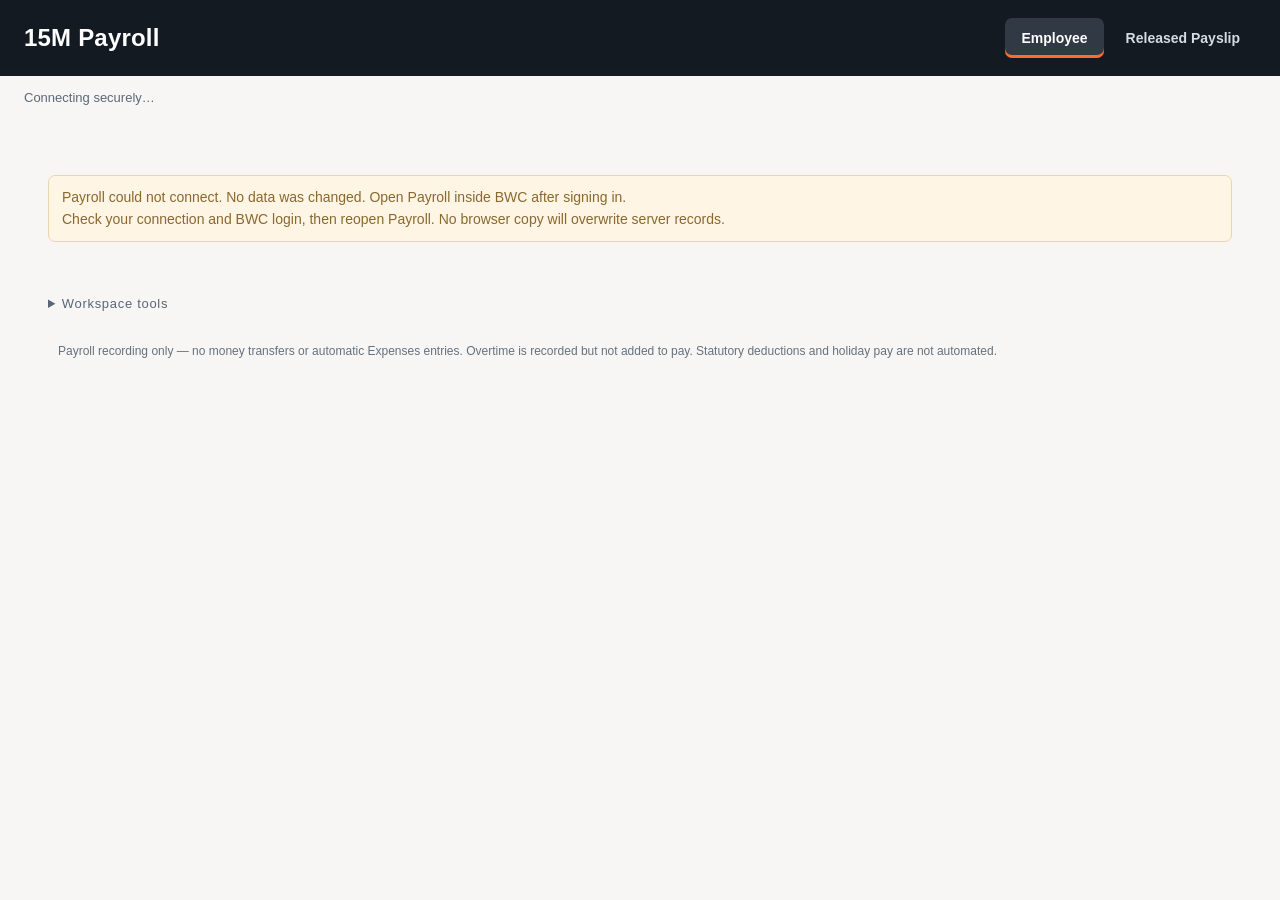
<file: payroll-v2/index.html>
<!doctype html>
<html lang="en"><head><meta charset="utf-8"><meta name="viewport" content="width=device-width,initial-scale=1"><meta name="color-scheme" content="light"><title>15M Payroll</title><link rel="stylesheet" href="styles.css"><link rel="stylesheet" href="upgrades.css"><link rel="stylesheet" href="board.css"><link rel="stylesheet" href="online.css?v=20261123-employee-management"></head>
<body>
  <header class="board-header no-print">
    <a class="brand" href="#" aria-label="15M Payroll home">15M Payroll</a>
    <nav aria-label="Payroll workspace"><button data-view="home" class="active">Employee</button><button data-view="history">Released Payslip</button></nav>
  </header>
  <p id="payrollBranchLabel" class="online-branch no-print">Connecting securely…</p><div class="app-shell no-print">
  <main id="app"></main><footer class="app-footer">
    <details class="workspace-tools"><summary>Workspace tools</summary><div><button data-action="rules">Payroll rules</button><button data-view="print">Print center</button><button id="exportBackup">Export full backup</button><button id="payrollAccess" type="button" hidden>Payroll access</button><button id="importBackup" hidden>Restore backup</button><button id="exportPreResetBackup" hidden>Download pre-reset recovery backup</button><p id="saveStatus" role="status">Connecting to BWC</p><p>Private online payroll · your selected BWC branch.</p></div></details><input id="backupFile" type="file" accept="application/json,.json" hidden>
    <span>Payroll recording only — no money transfers or automatic Expenses entries. Overtime is recorded but not added to pay. Statutory deductions and holiday pay are not automated.</span>
  </footer></div>
  <dialog id="editorDialog" class="editor-dialog"><form id="editorForm"><div class="dialog-head"><div><span class="eyebrow">PAYROLL WORKSPACE</span><h2 id="editorTitle">Edit record</h2></div><button type="button" class="icon-btn" data-close-dialog aria-label="Close editor">×</button></div><div id="editorFields"></div><p id="formError" class="form-error" role="alert"></p><div class="dialog-actions"><button type="button" class="button secondary" data-close-dialog>Cancel</button><button class="button primary" type="submit">Save record</button></div></form></dialog>
  <dialog id="payslipDialog" class="payslip-dialog"><div class="preview-toolbar"><div><strong>Payslip preview</strong><span id="slipStatus">Draft · review before saving</span></div><div><button id="savePayslip" class="button secondary">Save completed payslip</button><button id="printPayslip" class="button primary">Print</button><button id="pdfPayslip" class="button secondary">PDF (optional)</button><button id="releasePayslip" class="button secondary" hidden>Release payslip</button><button class="icon-btn" data-close-payslip aria-label="Close payslip">×</button></div></div><div class="print-help"><p id="printIntent">Choose a printer or Save as PDF in the print dialog.</p>Short payslips use <b>half short bond (8.5 × 5.5 inches)</b>. Longer payslips automatically use <b>full short bond / Letter (8.5 × 11 inches)</b>, with extra pages only if needed. Print at <b>Actual size / 100%</b>, not Fit to page, to keep half-bond payslips small. All amounts and signatures are included; earlier payment details remain in Job history and Past Payslips.</div><div id="payslipPreview"></div></dialog>
  <div id="printArea"></div><div id="toast" class="toast" role="status"></div>
  <link rel="stylesheet" href="painter-table.css?v=20261127-undo-release"><link rel="stylesheet" href="contracts.css?v=20261126-contracts"><link rel="stylesheet" href="half-payslip.css?v=20261128-payday-total"><link rel="stylesheet" href="cash-summary.css?v=20261127-cash-summary"><script src="vendor/pdfmake.min.js"></script><script src="vendor/vfs_fonts.js"></script><script src="online.js?v=20261128-record-print"></script><script src="employee-photos.js?v=20261123-employee-management"></script><script src="core.js"></script><script src="workflow.js?v=20261126-payroll-launch"></script><script src="contract-ledger.js?v=20261126-payroll-launch"></script><script src="contract-ui.js?v=20261126-payroll-launch"></script><script src="painter-ledger.js?v=20261126-contracts"></script><script src="simple-painter.js?v=20261128-settled-undo"></script><script src="pdf.js?v=20261128-payday-total"></script><script src="payslip-archive.js?v=20261128-record-print"></script><script src="half-slips.js?v=20261128-payday-total"></script><script src="cash-summary.js?v=20261127-cash-summary"></script><script src="board.js?v=20261128-record-print"></script><script src="retained-payday.js?v=20261128-save-speed"></script><script src="print-view.js?v=20261128-payday-total"></script><script src="app-v2.js?v=20261128-record-print"></script>
</body></html>
</file>
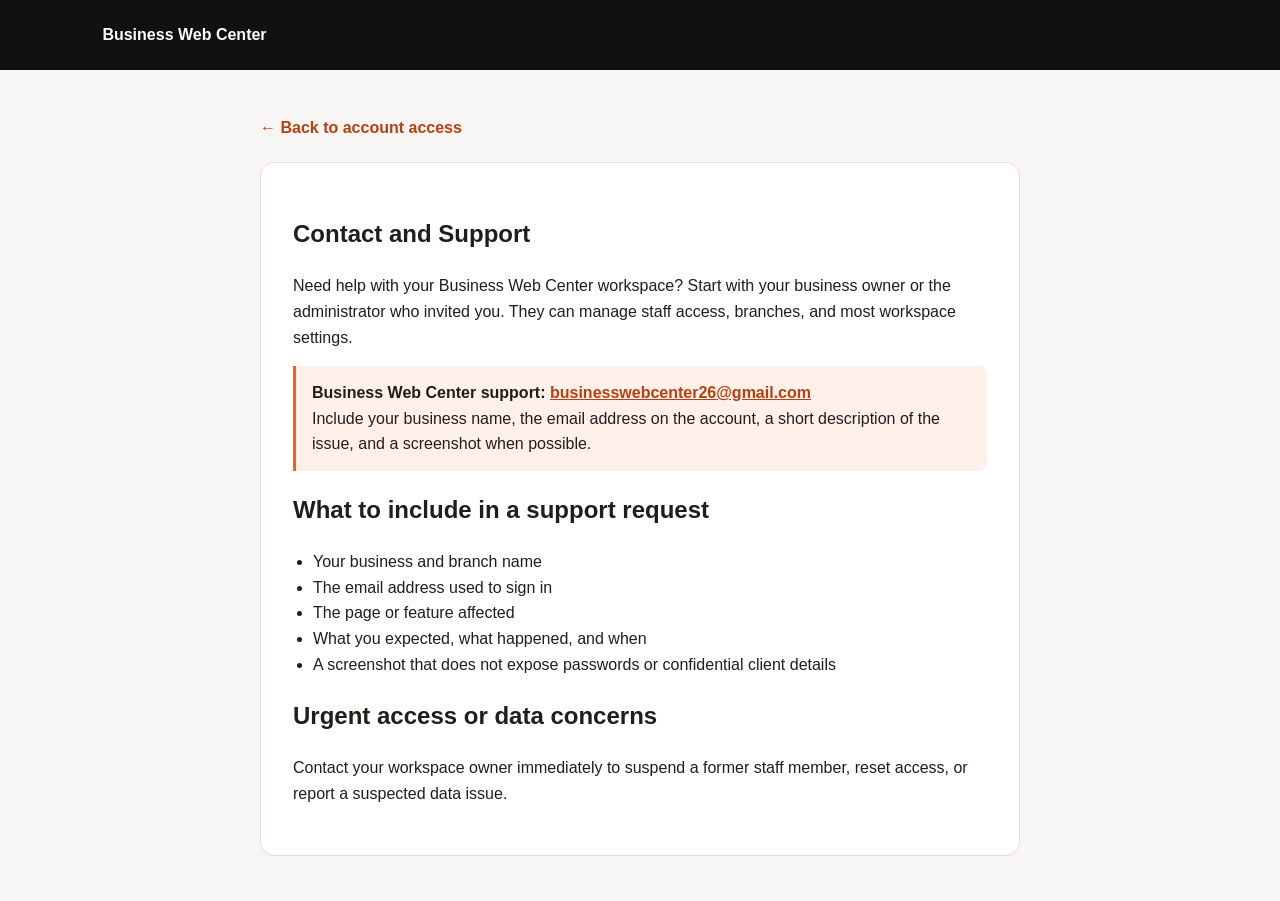
<file: contact.html>
<!doctype html>
<html lang="en"><head><meta charset="utf-8"><meta name="viewport" content="width=device-width,initial-scale=1"><title>Contact Support | Business Web Center</title><style>body{margin:0;background:#f8f6f4;color:#211d1b;font:16px Arial,sans-serif;line-height:1.6}.top{background:#111114;color:#fff;padding:22px max(24px,8vw)}.top a{color:#fff;text-decoration:none;font-weight:bold}.wrap{max-width:760px;margin:45px auto;padding:0 24px}.card{background:#fff;border:1px solid #eadbd4;border-radius:14px;padding:32px}.back{display:inline-block;margin-bottom:22px;color:#b84010;font-weight:bold;text-decoration:none}.note{background:#fff0e9;border-left:3px solid #ff5a19;padding:14px 16px;border-radius:0 8px 8px 0}.email{font-weight:bold;color:#b84010}ul{padding-left:20px}</style></head><body><header class="top"><a href="auth.html">Business Web Center</a></header><main class="wrap"><a class="back" href="auth.html">&larr; Back to account access</a><article class="card"><h1>Contact and Support</h1><p>Need help with your Business Web Center workspace? Start with your business owner or the administrator who invited you. They can manage staff access, branches, and most workspace settings.</p><div class="note"><strong>Business Web Center support:</strong> <a class="email" href="mailto:businesswebcenter26@gmail.com">businesswebcenter26@gmail.com</a><br>Include your business name, the email address on the account, a short description of the issue, and a screenshot when possible.</div><h2>What to include in a support request</h2><ul><li>Your business and branch name</li><li>The email address used to sign in</li><li>The page or feature affected</li><li>What you expected, what happened, and when</li><li>A screenshot that does not expose passwords or confidential client details</li></ul><h2>Urgent access or data concerns</h2><p>Contact your workspace owner immediately to suspend a former staff member, reset access, or report a suspected data issue.</p></article></main></body></html>
</file>
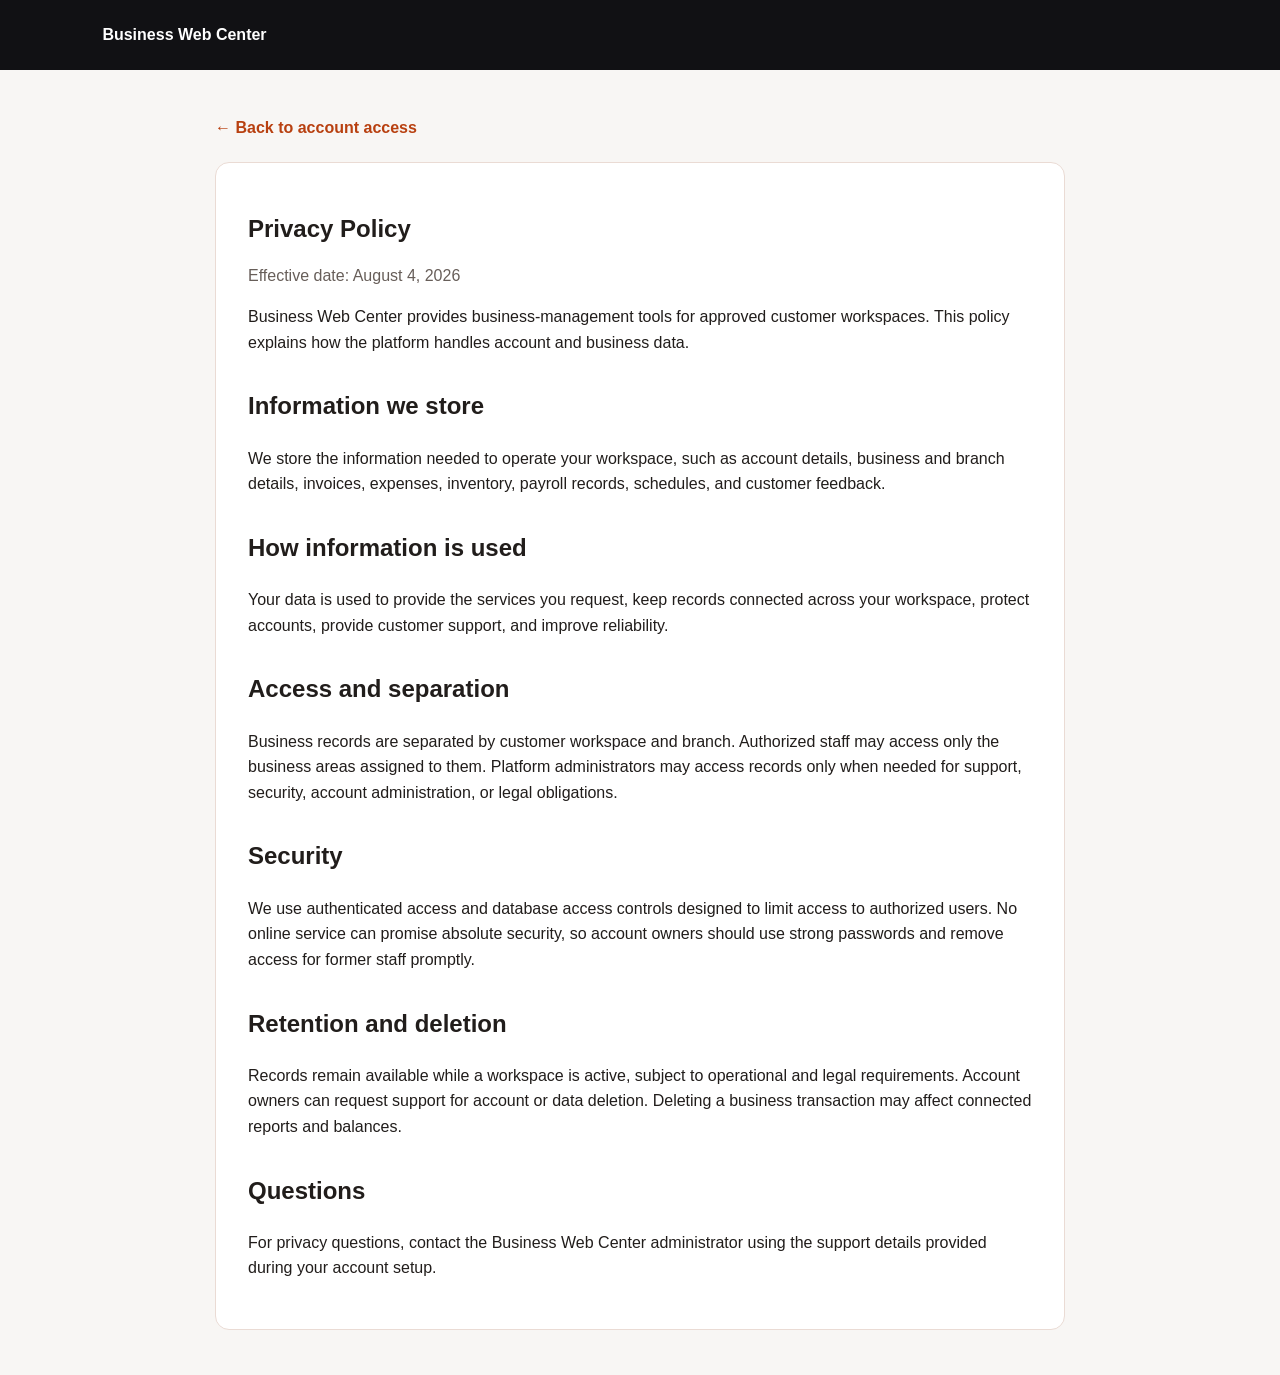
<file: privacy.html>
<!doctype html>
<html lang="en"><head><meta charset="utf-8"><meta name="viewport" content="width=device-width,initial-scale=1"><title>Privacy Policy | Business Web Center</title><style>body{margin:0;background:#f8f6f4;color:#211d1b;font:16px Arial,sans-serif;line-height:1.6}.top{background:#111114;color:#fff;padding:22px max(24px,8vw)}.top a{color:#fff;text-decoration:none;font-weight:bold}.wrap{max-width:850px;margin:45px auto;padding:0 24px}h1{line-height:1.15}h2{margin-top:32px}.card{background:#fff;border:1px solid #eadbd4;border-radius:14px;padding:32px}.muted{color:#675e59}.back{display:inline-block;margin-bottom:22px;color:#b84010;font-weight:bold;text-decoration:none}</style></head><body><header class="top"><a href="auth.html">Business Web Center</a></header><main class="wrap"><a class="back" href="auth.html">&larr; Back to account access</a><article class="card"><h1>Privacy Policy</h1><p class="muted">Effective date: August 4, 2026</p><p>Business Web Center provides business-management tools for approved customer workspaces. This policy explains how the platform handles account and business data.</p><h2>Information we store</h2><p>We store the information needed to operate your workspace, such as account details, business and branch details, invoices, expenses, inventory, payroll records, schedules, and customer feedback.</p><h2>How information is used</h2><p>Your data is used to provide the services you request, keep records connected across your workspace, protect accounts, provide customer support, and improve reliability.</p><h2>Access and separation</h2><p>Business records are separated by customer workspace and branch. Authorized staff may access only the business areas assigned to them. Platform administrators may access records only when needed for support, security, account administration, or legal obligations.</p><h2>Security</h2><p>We use authenticated access and database access controls designed to limit access to authorized users. No online service can promise absolute security, so account owners should use strong passwords and remove access for former staff promptly.</p><h2>Retention and deletion</h2><p>Records remain available while a workspace is active, subject to operational and legal requirements. Account owners can request support for account or data deletion. Deleting a business transaction may affect connected reports and balances.</p><h2>Questions</h2><p>For privacy questions, contact the Business Web Center administrator using the support details provided during your account setup.</p></article></main></body></html>
</file>
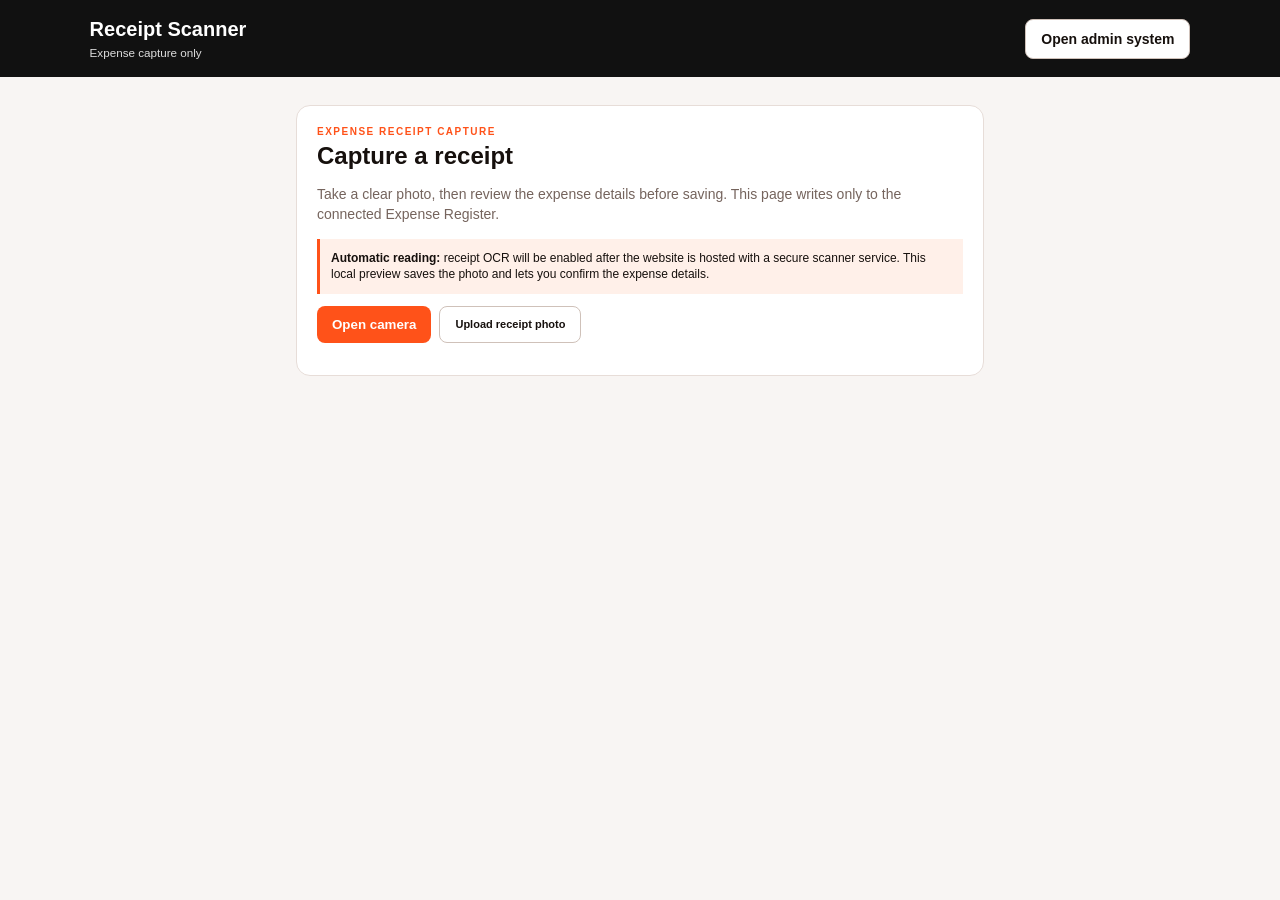
<file: receipt-scanner.html>
<!doctype html>
<html lang="en"><head><meta charset="utf-8"><meta name="viewport" content="width=device-width,initial-scale=1"><title>Receipt Scanner</title>
<style>
:root{--accent:#ff5219;--soft:#fff0e9;--ink:#16100d;--muted:#75645d;--line:#e7ddd8;--page:#f8f5f3}*{box-sizing:border-box}body{margin:0;background:var(--page);color:var(--ink);font:14px Arial}.top{background:#111;color:#fff;padding:18px 7%;display:flex;justify-content:space-between;align-items:center}.top small{display:block;color:#ddd;margin-top:5px}.brand{font-size:20px;font-weight:bold}.main{max-width:720px;margin:28px auto;padding:0 16px}.card{background:#fff;border:1px solid var(--line);border-radius:14px;padding:20px;margin-bottom:14px}.eyebrow{font-size:10px;color:var(--accent);letter-spacing:1.5px;font-weight:bold;text-transform:uppercase}h1{font-size:24px;margin:5px 0}h2{font-size:17px;margin:4px 0 10px}.muted{color:var(--muted);line-height:1.45}label{display:grid;gap:5px;font-size:11px;font-weight:bold;color:#58463e}input,select{width:100%;padding:10px;border:1px solid #d9cec8;border-radius:7px;font:inherit}button,.button{border:0;border-radius:8px;padding:11px 15px;background:var(--accent);color:#fff;font-weight:bold;cursor:pointer;text-decoration:none;display:inline-block}.secondary{background:#fff;color:var(--ink);border:1px solid #cfc1b9}.actions{display:flex;gap:8px;flex-wrap:wrap;margin-top:12px}.camera{width:100%;border-radius:10px;background:#111;max-height:410px;display:none}.camera.show{display:block}.preview{width:100%;max-height:390px;object-fit:contain;border:1px solid var(--line);border-radius:10px;display:none}.preview.show{display:block}.grid{display:grid;grid-template-columns:1fr 1fr;gap:11px}.full{grid-column:1/-1}.notice{border-left:3px solid var(--accent);background:var(--soft);padding:11px;font-size:12px;line-height:1.4}.success{display:none;background:#e9f8f0;border-left:3px solid #15915a;padding:11px;margin-top:12px}.success.show{display:block}@media(max-width:560px){.grid{grid-template-columns:1fr}.full{grid-column:auto}.top{padding:15px 16px}.top .button{display:none}}
</style><script>(function(){var id=new URLSearchParams(location.search).get('branch');if(!id)return;var get=Storage.prototype.getItem,set=Storage.prototype.setItem,remove=Storage.prototype.removeItem;function key(k){return typeof k==='string'&&k.indexOf('15m-')===0?'15m-branch-'+id+'::'+k:k}Storage.prototype.getItem=function(k){return get.call(this,key(k))};Storage.prototype.setItem=function(k,v){return set.call(this,key(k),v)};Storage.prototype.removeItem=function(k){return remove.call(this,key(k))}})();</script></head><body>
<header class="top"><div><div class="brand">Receipt Scanner</div><small>Expense capture only</small></div><a class="button secondary" href="index.html">Open admin system</a></header>
<main class="main"><section class="card"><div class="eyebrow">Expense receipt capture</div><h1>Capture a receipt</h1><p class="muted">Take a clear photo, then review the expense details before saving. This page writes only to the connected Expense Register.</p><div class="notice"><b>Automatic reading:</b> receipt OCR will be enabled after the website is hosted with a secure scanner service. This local preview saves the photo and lets you confirm the expense details.</div><div class="actions"><button id="startCamera">Open camera</button><label class="button secondary" style="cursor:pointer">Upload receipt photo<input id="upload" type="file" accept="image/*" capture="environment" hidden></label></div><video id="camera" class="camera" autoplay playsinline></video><canvas id="canvas" hidden></canvas><img id="preview" class="preview" alt="Receipt preview"><div class="actions"><button id="capture" style="display:none">Capture receipt</button><button id="retake" class="secondary" style="display:none">Retake photo</button></div></section>
<section class="card" id="details" style="display:none"><div class="eyebrow">Review before saving</div><h2>Expense details</h2><div class="grid"><label>Date<input id="date" type="date"></label><label>Expense category<select id="category"><option>Parts & Materials</option><option>Labor</option><option>Cost of Sales</option><option>Transportation Allowance</option><option>Supplies Expense</option><option>Utilities Expense</option><option>Other</option></select></label><label class="full">Description<input id="description" placeholder="e.g., Paint and materials"></label><label>Amount (PHP)<input id="amount" type="number" min="0" step=".01" value="0"></label><label>Mode of payment<select id="payment"><option>Cash</option><option>Bank transfer</option><option>GCash</option><option>Maya</option><option>Check</option></select></label><label class="full">Receipt / reference no.<input id="reference" placeholder="Optional"></label></div><button id="save" class="button" style="margin-top:14px">Save to Expense Register</button><div id="success" class="success"></div></section></main>
<script>
(function(){var storage='15m-recovery-expenses',video=document.getElementById('camera'),canvas=document.getElementById('canvas'),preview=document.getElementById('preview'),stream=null,photo='';document.getElementById('date').value=new Date().toISOString().slice(0,10);function stop(){if(stream)stream.getTracks().forEach(function(t){t.stop()});stream=null;video.classList.remove('show');document.getElementById('capture').style.display='none'}function usePhoto(data){photo=data;preview.src=data;preview.classList.add('show');document.getElementById('details').style.display='block';document.getElementById('retake').style.display='inline-block'}document.getElementById('startCamera').onclick=async function(){try{stop();stream=await navigator.mediaDevices.getUserMedia({video:{facingMode:{ideal:'environment'}},audio:false});video.srcObject=stream;video.classList.add('show');document.getElementById('capture').style.display='inline-block'}catch(e){alert('Camera permission is required, or use Upload receipt photo instead.')}};document.getElementById('capture').onclick=function(){var width=Math.min(video.videoWidth||1280,1280),height=Math.round((video.videoHeight||720)*(width/(video.videoWidth||1280)));canvas.width=width;canvas.height=height;canvas.getContext('2d').drawImage(video,0,0,width,height);usePhoto(canvas.toDataURL('image/jpeg',.72));stop()};document.getElementById('retake').onclick=function(){preview.classList.remove('show');document.getElementById('details').style.display='none';document.getElementById('startCamera').click()};document.getElementById('upload').onchange=function(e){var file=e.target.files&&e.target.files[0];if(!file)return;var reader=new FileReader();reader.onload=function(){usePhoto(reader.result)};reader.readAsDataURL(file)};document.getElementById('save').onclick=function(){var description=document.getElementById('description').value.trim(),amount=Number(document.getElementById('amount').value)||0;if(!description||!amount){alert('Please enter the expense description and amount.');return}var list=[];try{list=JSON.parse(localStorage.getItem(storage)||'[]')}catch(e){}list.unshift({id:'receipt-expense-'+Date.now(),date:document.getElementById('date').value,category:document.getElementById('category').value,description:description,amount:amount,quantity:1,payment:document.getElementById('payment').value,reference:document.getElementById('reference').value.trim(),remarks:'Receipt photo captured',receiptPhoto:photo,capturedAt:new Date().toISOString()});try{localStorage.setItem(storage,JSON.stringify(list))}catch(e){alert('The receipt photo is too large for this local browser. Please save the expense without the photo or use the future hosted version.');return}var box=document.getElementById('success');box.textContent='Saved. This expense is now in the main system Expense Register.';box.classList.add('show');document.getElementById('save').disabled=true;stop()};window.addEventListener('beforeunload',stop)})();
</script><script>
/* Future Google Cloud Vision adapter. The endpoint is intentionally server-side. */
(function(){
  var last='';
  function status(message){var box=document.getElementById('ocrStatus');if(!box){box=document.createElement('div');box.id='ocrStatus';box.className='notice';box.style.marginTop='12px';document.getElementById('details').prepend(box)}box.textContent=message}
  function fill(data){var map={date:'date',category:'category',description:'description',amount:'amount',payment:'payment',reference:'reference'};Object.keys(map).forEach(function(key){if(data[key]!==undefined&&data[key]!==null&&data[key]!==''){var field=document.getElementById(map[key]);if(field)field.value=data[key]}})}
  async function scan(image){if(location.protocol!=='http:'&&location.protocol!=='https:'){status('Receipt photo saved. Google Cloud Vision scanning will start automatically after this page is hosted.');return}status('Reading receipt with Google Cloud Vision…');try{var response=await fetch(window.RECEIPT_OCR_ENDPOINT||'/api/receipt-ocr',{method:'POST',headers:{'Content-Type':'application/json'},body:JSON.stringify({image:image,provider:'google-cloud-vision'})});if(!response.ok)throw new Error('Scanner is not configured yet');var result=await response.json();fill(result.expense||result);status('Receipt read. Please review the fields before saving.') }catch(error){status('Receipt photo saved. Automatic reading is not connected yet; please enter the details manually.')}}
  var preview=document.getElementById('preview'),watcher=new MutationObserver(function(){if(preview.classList.contains('show')&&preview.src&&preview.src!==last){last=preview.src;scan(last)}});watcher.observe(preview,{attributes:true,attributeFilter:['class','src']});
})();
</script><script>(function(){var id=new URLSearchParams(location.search).get('branch');if(!id)return;var link=document.querySelector('a[href="index.html"]');if(link)link.href='index.html?branch='+encodeURIComponent(id)})();</script></body></html>
</file>
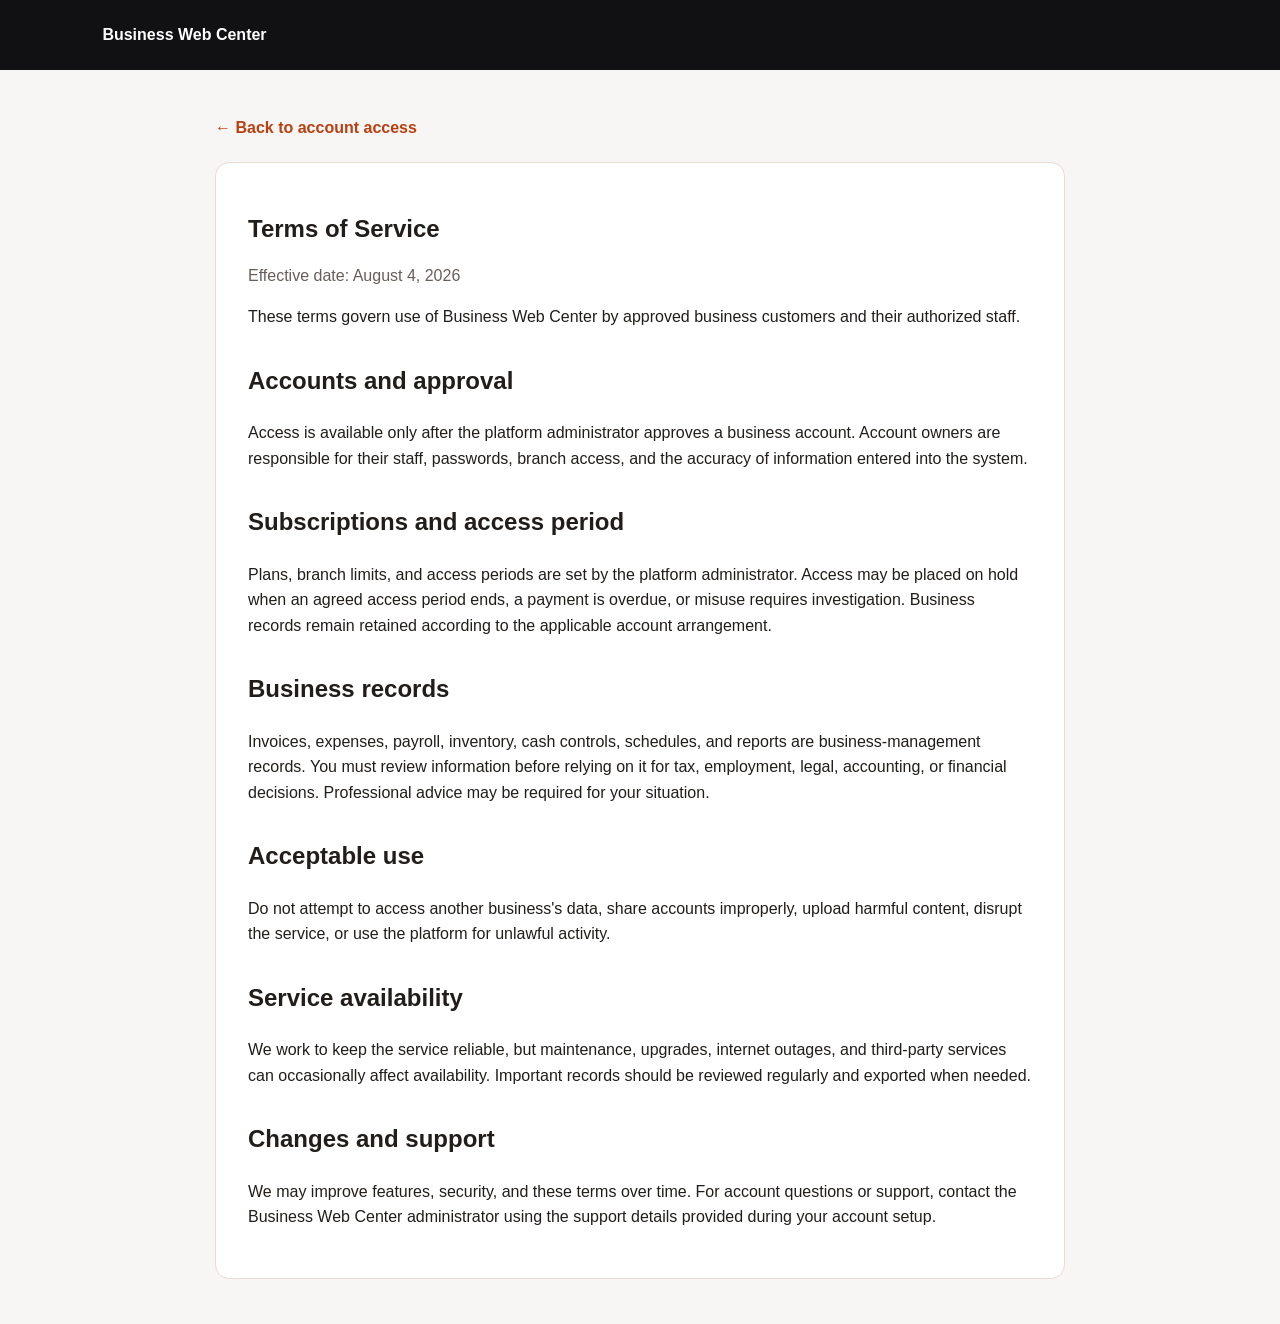
<file: terms.html>
<!doctype html>
<html lang="en"><head><meta charset="utf-8"><meta name="viewport" content="width=device-width,initial-scale=1"><title>Terms of Service | Business Web Center</title><style>body{margin:0;background:#f8f6f4;color:#211d1b;font:16px Arial,sans-serif;line-height:1.6}.top{background:#111114;color:#fff;padding:22px max(24px,8vw)}.top a{color:#fff;text-decoration:none;font-weight:bold}.wrap{max-width:850px;margin:45px auto;padding:0 24px}h1{line-height:1.15}h2{margin-top:32px}.card{background:#fff;border:1px solid #eadbd4;border-radius:14px;padding:32px}.muted{color:#675e59}.back{display:inline-block;margin-bottom:22px;color:#b84010;font-weight:bold;text-decoration:none}</style></head><body><header class="top"><a href="auth.html">Business Web Center</a></header><main class="wrap"><a class="back" href="auth.html">&larr; Back to account access</a><article class="card"><h1>Terms of Service</h1><p class="muted">Effective date: August 4, 2026</p><p>These terms govern use of Business Web Center by approved business customers and their authorized staff.</p><h2>Accounts and approval</h2><p>Access is available only after the platform administrator approves a business account. Account owners are responsible for their staff, passwords, branch access, and the accuracy of information entered into the system.</p><h2>Subscriptions and access period</h2><p>Plans, branch limits, and access periods are set by the platform administrator. Access may be placed on hold when an agreed access period ends, a payment is overdue, or misuse requires investigation. Business records remain retained according to the applicable account arrangement.</p><h2>Business records</h2><p>Invoices, expenses, payroll, inventory, cash controls, schedules, and reports are business-management records. You must review information before relying on it for tax, employment, legal, accounting, or financial decisions. Professional advice may be required for your situation.</p><h2>Acceptable use</h2><p>Do not attempt to access another business's data, share accounts improperly, upload harmful content, disrupt the service, or use the platform for unlawful activity.</p><h2>Service availability</h2><p>We work to keep the service reliable, but maintenance, upgrades, internet outages, and third-party services can occasionally affect availability. Important records should be reviewed regularly and exported when needed.</p><h2>Changes and support</h2><p>We may improve features, security, and these terms over time. For account questions or support, contact the Business Web Center administrator using the support details provided during your account setup.</p></article></main></body></html>
</file>
<file: payroll-v2/styles.css>
:root{--ink:#182c36;--muted:#73818a;--line:#e2e8e8;--bg:#f4f7f6;--teal:#147d70;--teal-dark:#105d54;--soft:#e8f4ee;--orange:#d58242;--red:#b84b42;--shadow:0 16px 50px #163b3314;font-family:Inter,"Segoe UI",Arial,sans-serif;color:var(--ink);font-size:14px}*{box-sizing:border-box}body{margin:0;background:var(--bg)}button,input,select,textarea{font:inherit}button,a,input,select,textarea{-webkit-tap-highlight-color:transparent}button{cursor:pointer}button:disabled{cursor:not-allowed;opacity:.45}button:focus-visible,a:focus-visible{outline:3px solid #73bbad;outline-offset:3px}input:focus,select:focus,textarea:focus{outline:2px solid #67b8a6;outline-offset:1px}button{color:inherit}a{color:inherit}h1,h2,h3,p{margin-top:0}h1{font-size:32px;letter-spacing:-1.1px;font-weight:650;margin-bottom:8px}h2{font-size:19px;letter-spacing:-.45px;margin-bottom:6px}h3{font-size:14px;margin-bottom:7px}p{line-height:1.6}small,.muted{color:var(--muted)}.sidebar{position:fixed;left:0;top:0;bottom:0;width:224px;background:#fff;border-right:1px solid var(--line);padding:32px 18px 22px;display:flex;flex-direction:column;z-index:20}.brand{display:flex;align-items:center;gap:12px;text-decoration:none;font-size:25px;letter-spacing:-1px;font-weight:750;padding-left:12px}.brand-symbol{width:37px;height:40px;background:var(--ink);color:#fff;border-radius:12px;display:grid;place-content:center;font-size:32px;line-height:1;position:relative;padding-bottom:4px}.brand-symbol span{position:absolute;color:#a8d6b3;right:3px;bottom:2px}.brand small{display:block;font-size:9px;letter-spacing:2.1px;font-weight:600;margin-top:3px}.workspace-label{display:flex;justify-content:space-between;font-size:10px;font-weight:700;letter-spacing:1.6px;color:#a0aaa9;margin:46px 13px 14px}.workspace-label span{font-weight:400;letter-spacing:0}.sidebar nav{display:grid;gap:7px}.sidebar nav button{border:0;background:none;text-align:left;padding:13px 14px;border-radius:9px;display:flex;align-items:center;gap:12px;font-size:13px;font-weight:600;color:#64747a}.sidebar nav button span{font-size:20px;line-height:1;width:21px;text-align:center;font-weight:400}.sidebar nav button.active{background:var(--soft);color:var(--teal-dark)}.sidebar nav button:hover{background:#f0f5f3}.sidebar-bottom{margin-top:auto;padding:24px 12px 0;border-top:1px solid var(--line)}.sandbox-dot{font-size:12px;font-weight:650}.sandbox-dot:before{content:'';width:7px;height:7px;border-radius:50%;display:inline-block;background:#6fa981;margin-right:7px}.sidebar-bottom p{font-size:11px;color:var(--muted);line-height:1.7;margin:10px 0 15px}.text-btn{display:block;background:none;border:0;padding:7px 0;font-size:11px;color:#64777b}.app-shell{margin-left:224px}.topbar{height:76px;display:flex;align-items:center;justify-content:space-between;padding:0 38px;border-bottom:1px solid var(--line);background:#ffffffb3;font-size:12px;color:var(--muted)}.topbar b{color:#52626b;font-weight:500}.crumb{margin:0 14px;color:#c7d0d0}.top-actions{display:flex;align-items:center;gap:20px;font-size:10px}.top-actions #saveStatus:before{content:'✓ ';color:var(--teal)}.avatar{background:#e9e4d9;width:32px;height:32px;border:3px solid #fff;border-radius:50%;display:grid;place-items:center;font-size:10px;font-weight:700;color:#806745}main{padding:34px 38px 25px;max-width:1600px;margin:auto}.page-head{display:flex;align-items:flex-start;justify-content:space-between;gap:20px;margin-bottom:26px}.page-head p{color:var(--muted);font-size:12px;margin-bottom:0}.eyebrow{font-size:9px;letter-spacing:1.6px;font-weight:750;color:var(--teal);display:block;margin-bottom:10px}.page-head-actions{display:flex;gap:10px;align-items:center;padding-top:18px}.button{border-radius:7px;border:1px solid transparent;min-height:37px;padding:9px 14px;display:inline-flex;align-items:center;justify-content:center;gap:7px;font-size:12px;font-weight:600;white-space:nowrap}.primary{background:var(--teal);color:#fff;border-color:var(--teal)}.primary:hover{background:var(--teal-dark)}.secondary{background:#fff;border-color:var(--line)}.secondary:hover{background:#f7fafa}.ghost{background:none;color:var(--teal);padding-left:0}.danger{color:var(--red);background:#fff;border-color:#eacfc9}.small{padding:6px 10px;min-height:30px;font-size:11px}.period-bar{background:#fff;border:1px solid var(--line);border-radius:11px;padding:17px 20px;display:flex;align-items:end;gap:18px;margin-bottom:22px}.period-bar label{font-size:9px;color:var(--muted);text-transform:uppercase;letter-spacing:1px;display:grid;gap:7px;max-width:180px}.period-bar input{font-size:12px;letter-spacing:0;width:155px;border:0;border-bottom:1px solid #d4dfdb;padding:3px 0 5px;color:var(--ink);background:none}.period-bar .period-arrow{color:#abb9b7;margin-bottom:5px}.period-bar .release-field{padding-left:20px;border-left:1px solid var(--line)}.period-summary{margin-left:auto;font-size:11px;color:#788984;text-align:right;padding-bottom:5px}.period-summary b{display:block;color:var(--ink);font-size:12px;margin-bottom:5px}.stats{display:grid;grid-template-columns:1.15fr 1fr 1fr 1.2fr;gap:14px;margin-bottom:26px}.stat{background:#fff;border:1px solid var(--line);border-radius:11px;padding:19px 20px;min-width:0}.stat-label{font-size:11px;color:#7c8b90;display:flex;justify-content:space-between;gap:8px}.stat-label span{font-size:14px;color:#93a59e}.stat-value{font-size:25px;font-weight:650;letter-spacing:-.7px;margin:12px 0 6px;font-variant-numeric:tabular-nums}.stat-foot{font-size:10px;color:#87958f}.stat.accent{background:var(--teal-dark);color:#fff;border-color:var(--teal-dark)}.stat.accent .stat-label,.stat.accent .stat-foot,.stat.accent .stat-label span{color:#b5d6c9}.section-bar{display:flex;align-items:center;justify-content:space-between;gap:12px;margin-bottom:16px}.segmented{display:inline-flex;padding:4px;border:1px solid #dbe4e0;border-radius:9px;background:#e9efec;gap:3px}.segmented button{padding:9px 15px;background:none;border:0;border-radius:6px;font-size:12px;color:#7a8782;font-weight:600}.segmented button.active{background:#fff;color:var(--ink);box-shadow:0 2px 4px #233f2410}.segmented button span{font-size:10px;color:#8e9c94;margin-left:9px}.section-note{font-size:10px;color:var(--muted)}.workbench{display:grid;grid-template-columns:235px minmax(0,1fr);gap:20px;align-items:start}.people-panel{background:#fff;border:1px solid var(--line);border-radius:11px;overflow:hidden}.panel-label{padding:18px 17px 13px;font-size:10px;font-weight:650;color:#87948e;letter-spacing:1px;display:flex;justify-content:space-between}.person{width:100%;display:flex;align-items:center;gap:11px;text-align:left;border:0;border-left:3px solid transparent;background:#fff;padding:17px 13px;position:relative}.person+.person{border-top:1px solid #f0f3f1}.person.selected{background:#eff7f2;border-left-color:var(--teal)}.person:hover{background:#f6f9f7}.person-avatar{display:grid;place-items:center;background:#e9e8df;color:#7e8269;width:35px;height:35px;border-radius:11px;font-size:11px;font-weight:650;flex:none}.person:nth-of-type(even) .person-avatar{background:#e7eef6;color:#607c92}.person-name{font-size:12px;font-weight:650;display:block;margin-bottom:4px}.person-role{font-size:10px;color:#8b9690}.person-amount{font-size:11px;display:block;margin-top:9px;color:var(--teal);font-weight:650}.person-chevron{position:absolute;right:13px;color:#93a69c;top:24px}.add-person{width:100%;background:none;border:0;border-top:1px dashed var(--line);font-size:11px;color:var(--teal);padding:17px}.editor-panel{background:#fff;border:1px solid var(--line);border-radius:11px;min-width:0;overflow:hidden}.employee-head{padding:22px 22px 19px;display:flex;align-items:center;justify-content:space-between;border-bottom:1px solid var(--line);gap:12px}.employee-heading{display:flex;align-items:center;gap:13px}.employee-heading .person-avatar{height:43px;width:43px;font-size:14px;border-radius:13px}.employee-heading h2{font-size:18px}.employee-heading p{font-size:10px;color:var(--muted);margin:0}.badge{font-size:9px;font-weight:650;text-transform:uppercase;letter-spacing:.7px;border-radius:4px;background:var(--soft);color:var(--teal);padding:5px 7px;white-space:nowrap}.badge.amber{background:#fff4e6;color:#a87536}.badge.gray{background:#edf0f2;color:#7b858e}.editor-section{padding:22px;border-bottom:1px solid var(--line)}.editor-section:last-child{border-bottom:0}.section-heading{display:flex;align-items:center;justify-content:space-between;gap:10px;margin-bottom:15px}.section-heading p{color:var(--muted);font-size:10px;margin:4px 0 0}.section-heading h3{margin:0}.rule-note{background:#f7faf8;border:1px solid #e6ece8;padding:11px 13px;border-radius:6px;font-size:10px;line-height:1.6;color:#74857d;margin-top:15px}.rule-note b{color:#3a6255}.table-wrap{overflow:auto}table{width:100%;border-collapse:collapse;font-size:11px}th{text-align:left;font-size:9px;font-weight:650;text-transform:uppercase;letter-spacing:.6px;color:#8c9894;padding:10px 8px;border-bottom:1px solid var(--line);white-space:nowrap}td{padding:13px 8px;border-bottom:1px solid #edf0ee;vertical-align:middle}tr:last-child td{border-bottom:0}td small{display:block;font-size:10px;margin-top:4px}.num{text-align:right;font-variant-numeric:tabular-nums;white-space:nowrap}.attendance-table td:first-child{min-width:95px}.attendance-status{display:flex;gap:4px}.status-choice{padding:6px 8px;border:1px solid #e1e7e3;border-radius:5px;background:#fff;font-size:10px;white-space:nowrap;color:#7c8983}.status-choice.chosen{color:var(--teal-dark);border-color:#a0c9b0;background:#eaf5ed}.status-choice[data-status=absent].chosen{background:#fff0ed;color:#b86552;border-color:#edc3b6}.status-choice[data-status=late].chosen{background:#fff5e4;color:#a87536;border-color:#e3cc9f}.status-choice[data-status=rest].chosen{background:#edf0f3;color:#71818d;border-color:#ccd7df}.late-input{display:flex;align-items:center;gap:4px;white-space:nowrap}.late-input input{width:42px;border:1px solid var(--line);padding:6px 4px;border-radius:4px;font-size:10px;text-align:center}.late-input span{font-size:9px;color:var(--muted)}.late-input.disabled{opacity:.4}.late-input input:disabled{background:#f8f9f9}.link-btn{border:0;background:none;color:var(--teal);font-size:11px;padding:5px}.delete-btn{color:#b67d6c;font-size:13px}.row-actions{white-space:nowrap;text-align:right}.entry-label{font-size:11px;font-weight:600}.entry-subtitle{font-size:10px;color:var(--muted);margin-top:4px}.empty{padding:24px 16px;text-align:center;color:#95a09b;font-size:12px;line-height:1.7}.job-card{padding:16px;border:1px solid var(--line);border-radius:9px;margin-top:12px}.job-top{display:flex;justify-content:space-between;align-items:start;gap:10px}.job-top h3{font-size:13px;margin-bottom:5px}.plate{display:inline-block;border:1px solid #dfe5e0;font-size:9px;font-weight:650;color:#63716a;background:#f8f9f6;border-radius:3px;padding:3px 6px;letter-spacing:.7px;margin-left:5px}.job-top p{color:var(--muted);font-size:10px;line-height:1.6;margin:4px 0}.job-finances{display:grid;grid-template-columns:repeat(3,1fr);gap:10px;margin:15px 0 10px;padding-top:12px;border-top:1px dashed var(--line)}.job-finances small{font-size:9px;display:block;margin-bottom:5px}.job-finances b{font-size:12px;font-weight:600;font-variant-numeric:tabular-nums}.portion-row{display:grid;grid-template-columns:1fr auto auto;gap:15px;padding-top:10px;align-items:center;font-size:11px}.portion-row+.portion-row{margin-top:10px;border-top:1px solid var(--line)}.portion-row small{font-size:9px;display:block;margin-top:3px}.net-box{background:#f1f7f3;border-top:1px solid #dce9e0;padding:20px 22px;display:flex;align-items:center;justify-content:space-between}.net-box small{display:block;color:#82958b;font-size:10px;margin-top:5px}.net-amount{font-size:26px;font-weight:650;letter-spacing:-.8px;color:var(--teal-dark)}.money-breakdown{display:grid;grid-template-columns:repeat(4,1fr);gap:12px;margin-bottom:16px}.money-breakdown small{font-size:9px;display:block;margin-bottom:6px}.money-breakdown b{font-size:12px;font-weight:600}.warning{background:#fff5e5;border:1px solid #ead6ad;padding:10px 13px;border-radius:7px;font-size:11px;color:#8a682e;margin-top:12px;line-height:1.6}.app-footer{max-width:1600px;margin:auto;padding:0 38px 25px;color:#93a098;font-size:9px;letter-spacing:.7px;line-height:1.8}.app-footer span{letter-spacing:0;margin-left:10px;color:#9ba59f}.full-panel{background:#fff;border:1px solid var(--line);border-radius:11px;padding:22px}.directory-grid{display:grid;grid-template-columns:repeat(2,1fr);gap:16px}.directory-card{background:#fff;border:1px solid var(--line);border-radius:11px;padding:22px}.directory-card .employee-heading{margin-bottom:20px}.directory-bottom{display:flex;align-items:center;justify-content:space-between;border-top:1px solid var(--line);padding-top:16px}.directory-bottom b{font-size:12px}.retention-summary{display:flex;gap:30px;margin-bottom:22px;padding:18px 22px;border-radius:10px;background:#eaf3ed}.retention-summary small{display:block;margin-bottom:6px;font-size:10px}.retention-summary b{font-size:22px;font-weight:600}.filter-select{border:1px solid var(--line);background:#fff;padding:8px 11px;border-radius:6px;font-size:11px;max-width:220px}.release-history{margin-top:24px}.print-grid{display:grid;grid-template-columns:repeat(2,1fr);gap:16px}.print-card{background:#fff;border:1px solid var(--line);border-radius:10px;padding:22px}.print-card .print-total{font-size:27px;margin:22px 0 6px;color:var(--teal);letter-spacing:-1px}.print-card .button{margin-top:18px}.editor-dialog{border:0;border-radius:15px;width:min(610px,calc(100% - 30px));max-height:90vh;padding:0;box-shadow:var(--shadow);color:var(--ink)}dialog::backdrop{background:#142b3459;backdrop-filter:blur(3px)}.dialog-head{display:flex;justify-content:space-between;align-items:start;padding:24px 26px 19px;border-bottom:1px solid var(--line)}.dialog-head .eyebrow{margin-bottom:7px}.dialog-head h2{font-size:22px}.icon-btn{border:0;background:#f1f4f1;border-radius:50%;font-size:23px;line-height:1;width:31px;height:31px;display:inline-grid;place-items:center;color:#72847a}.dialog-actions{display:flex;justify-content:flex-end;gap:10px;padding:18px 26px;background:#f8faf8;border-top:1px solid var(--line)}#editorFields{padding:22px 26px;display:grid;grid-template-columns:1fr 1fr;gap:17px}.field{display:grid;gap:7px;font-size:11px;font-weight:600;color:#52695c}.field input,.field select,.field textarea{width:100%;border:1px solid #d7e1da;border-radius:6px;padding:10px 11px;font-size:12px;color:var(--ink);background:#fff;min-width:0}.field textarea{min-height:70px;resize:vertical}.field small{font-size:10px;font-weight:400;line-height:1.5}.span2{grid-column:1/-1}.form-hint{font-size:11px;color:#78867d;line-height:1.6;background:#f4f8f4;padding:12px;border-radius:6px}.form-error{color:var(--red);font-size:11px;line-height:1.6;padding:0 26px;margin-bottom:16px}.toast{position:fixed;bottom:25px;left:50%;transform:translate(-50%,12px);background:#183e32;color:#fff;padding:12px 19px;border-radius:8px;box-shadow:var(--shadow);opacity:0;pointer-events:none;transition:.2s;z-index:100;font-size:12px}.toast.show{opacity:1;transform:translate(-50%,0)}.payslip-dialog{width:min(910px,calc(100% - 24px));padding:0;border:0;border-radius:13px;background:#eef1ee;max-height:95vh;box-shadow:var(--shadow)}.preview-toolbar{position:sticky;top:0;z-index:2;background:#fff;border-bottom:1px solid var(--line);padding:15px 22px;display:flex;justify-content:space-between;align-items:center;gap:12px}.preview-toolbar strong{display:block;font-size:13px}.preview-toolbar span{display:block;font-size:10px;color:var(--muted);margin-top:3px}.preview-toolbar>div:last-child{display:flex;align-items:center;gap:14px}#payslipPreview{padding:26px}.payslip{background:#fff;padding:32px;color:#1d3439;font-size:11px;line-height:1.5}.slip-head{display:flex;justify-content:space-between;align-items:start;border-bottom:2px solid #153c35;padding-bottom:18px;margin-bottom:20px}.slip-head h2{font-size:24px;letter-spacing:-.7px;margin:0 0 4px}.slip-head p{font-size:10px;margin:0;color:#7d8d85}.slip-head>div:last-child{text-align:right}.slip-head .badge{display:inline-block;margin-bottom:8px}.slip-meta{display:grid;grid-template-columns:1fr 1fr;gap:16px;margin-bottom:20px}.slip-meta small{display:block;text-transform:uppercase;font-size:8px;letter-spacing:1px;color:#7f9086;margin-bottom:4px}.slip-meta strong{font-size:13px}.slip-section{margin:20px 0}.slip-section h3{font-size:10px;text-transform:uppercase;letter-spacing:1px;padding-bottom:8px;border-bottom:1px solid #d9e2dc}.payslip table{font-size:10px}.payslip th{font-size:8px}.payslip td{padding:9px 6px;vertical-align:top}.payslip td small{font-size:9px}.slip-totals{margin:22px 0 0 auto;width:330px;max-width:100%}.slip-totals div{display:flex;justify-content:space-between;gap:15px;margin:7px 0;font-size:11px}.slip-totals .total{background:#eaf3ec;padding:13px;margin-top:12px;border-top:2px solid #153c35;font-size:17px;font-weight:700}.slip-note{font-size:9px;line-height:1.7;color:#87958a;margin-top:25px}.signatures{display:grid;grid-template-columns:repeat(3,1fr);gap:25px;margin-top:45px;font-size:9px;color:#728379;text-align:center}.signatures div{border-top:1px solid #a5b5a9;padding-top:6px}.slip-footer{margin-top:22px;border-top:1px solid #e4e9e5;padding-top:10px;display:flex;justify-content:space-between;color:#95a397;font-size:8px}#printArea{display:none}
@media(min-width:1500px){main{padding-top:42px}.workbench{grid-template-columns:265px minmax(0,1fr)}.stat-value{font-size:30px}.sidebar{width:244px}.app-shell{margin-left:244px}}
@media(max-width:1150px){.sidebar{width:190px;padding-left:12px;padding-right:12px}.app-shell{margin-left:190px}main{padding:25px 22px}.topbar{padding:0 22px}.app-footer{padding-left:22px;padding-right:22px}.workbench{grid-template-columns:195px minmax(0,1fr);gap:14px}.editor-section{padding:17px}.employee-head{padding:18px}.stat{padding:16px}.stat-value{font-size:22px}.section-note{max-width:220px;text-align:right}.attendance-table{min-width:620px}.period-bar{gap:12px}.period-bar input{width:130px}.money-breakdown{grid-template-columns:repeat(2,1fr)}}
@media(max-width:850px){.sidebar{position:static;width:auto;padding:16px 20px;display:block;border-right:0;border-bottom:1px solid var(--line)}.brand{font-size:23px;padding:0}.brand-symbol{height:34px;width:34px}.workspace-label,.sidebar-bottom{display:none}.sidebar nav{display:flex;overflow-x:auto;gap:5px;margin-top:18px}.sidebar nav button{white-space:nowrap;padding:9px 11px;font-size:11px}.sidebar nav button span{font-size:17px}.app-shell{margin-left:0}.topbar{height:53px}.stats{gap:9px}.stat-label{font-size:10px}.stat-value{font-size:20px}.workbench{grid-template-columns:190px minmax(0,1fr)}.period-summary{display:none}.page-head-actions{padding-top:10px}.top-actions{gap:10px}.app-footer span{display:block;margin:5px 0}.page-head{margin-bottom:22px}.section-note{display:none}}
@media(max-width:620px){main{padding:24px 15px}.topbar{padding:0 16px}.top-actions #saveStatus{display:none}h1{font-size:28px}.page-head{display:block}.page-head-actions{padding-top:15px}.period-bar{flex-wrap:wrap;padding:15px;gap:14px}.period-bar label{flex:1;max-width:none}.period-bar input{width:100%}.period-arrow{display:none}.period-bar .release-field{padding-left:0;border:0;flex:1 0 100%}.period-bar .release-field input{max-width:180px}.stats{grid-template-columns:1fr 1fr}.stat-value{font-size:23px}.workbench{grid-template-columns:1fr}.people-panel{display:flex;overflow-x:auto;align-items:stretch}.panel-label{display:none}.person{min-width:180px;width:auto;flex:none;border-left:0;border-bottom:3px solid transparent}.person.selected{border-bottom-color:var(--teal)}.person+.person{border-top:0;border-left:1px solid #f0f3f1}.add-person{min-width:100px;width:100px;border-top:0;border-left:1px dashed var(--line)}.person-chevron{display:none}.person-amount{margin-top:6px}.employee-head{align-items:flex-start;flex-wrap:wrap}.job-finances{gap:7px}.job-finances b{font-size:11px}.job-top .row-actions{display:flex;flex-direction:column}.net-box{padding:18px}.net-amount{font-size:23px}.directory-grid,.print-grid{grid-template-columns:1fr}.section-bar{align-items:start}.segmented button{font-size:11px;padding:8px 11px}.retention-summary{gap:20px;flex-wrap:wrap}.retention-summary b{font-size:20px}.full-panel{padding:16px}.app-footer{padding:0 15px 22px}#editorFields{padding:18px;gap:14px}.dialog-head{padding:20px 18px 15px}.dialog-actions{padding:15px 18px}.payslip-dialog{width:calc(100% - 10px)}#payslipPreview{padding:8px}.payslip{padding:18px}.slip-head h2{font-size:20px}.preview-toolbar{padding:12px}.preview-toolbar .button{font-size:10px;padding:8px}.slip-meta{gap:13px}.payslip table{min-width:520px}.payslip .table-wrap{overflow:auto}.slip-head p{max-width:170px}.filter-select{max-width:150px}}
@media print{@page{size:A4 portrait;margin:12mm}body{background:#fff}.no-print,dialog,.toast{display:none!important}#printArea{display:block!important}.payslip{padding:0;color:#000}.payslip th,.payslip td{border-color:#bbb}.slip-head,.slip-meta,.slip-totals,.signatures{break-inside:avoid}.payslip tr{break-inside:avoid}.payslip thead{display:table-header-group}.payslip .table-wrap{overflow:visible}.payslip table{min-width:0}.slip-section{break-inside:auto}.slip-note{color:#555}.slip-footer{color:#555}.payslip{-webkit-print-color-adjust:exact;print-color-adjust:exact}}
</file>
<file: payroll-v2/upgrades.css>
[hidden]{display:none!important}
.history-toolbar{display:flex;flex-wrap:wrap;align-items:end;gap:12px;margin-bottom:20px}
.history-toolbar label{display:grid;gap:6px;font-size:11px;color:var(--muted)}
.history-toolbar input,.history-toolbar select{padding:9px;border:1px solid var(--line);border-radius:6px;background:#fff}
.history-toolbar input[type=search]{min-width:220px}
.archived-card{background:#f8faf9;opacity:.9}
.archive-reason{font-size:11px;color:var(--muted);margin:14px 0}
.directory-bottom{flex-wrap:wrap;gap:12px}.directory-actions{display:flex;gap:8px;flex-wrap:wrap}
.history-count{margin-left:auto;font-size:12px;color:var(--muted)}.job-status{margin-left:7px}
.job-timeline{margin-top:15px}.job-timeline td{font-size:10px;padding:10px 6px}.job-timeline .current-period{background:#eff8f2}
.job-finances{grid-template-columns:repeat(4,minmax(0,1fr))}
.complete-note{font-size:11px;color:#567268;line-height:1.6;margin-top:12px}.job-actions{display:flex;flex-wrap:wrap;gap:12px;margin-top:10px}
.history-notice{margin:0 0 20px}.employee-head .head-actions{display:flex;flex-wrap:wrap;gap:6px;justify-content:flex-end}
.field:has(input:disabled){color:#929a96}.field input:disabled{background:#eef1ee;color:#8d9690;cursor:not-allowed}
.archive-table td{vertical-align:top}.archive-table td:first-child{width:30px}.storage-warning{margin-bottom:20px}
.print-help{padding:12px 22px;font-size:11px;line-height:1.6;color:#62756b;background:#f5f8f4;border-bottom:1px solid var(--line)}
.payslip-dialog{width:min(900px,calc(100% - 20px));max-height:95vh}#payslipPreview{overflow:auto;padding:20px}
.print-sheet{width:8.5in;height:11in;display:grid;grid-template-columns:4.25in 4.25in;grid-template-rows:5.5in 5.5in;background:#fff;margin:0 auto 24px;box-shadow:0 2px 10px #203b2420}
.quarter-slip{width:4.25in;height:5.5in;padding:.21in;box-sizing:border-box;display:flex;flex-direction:column;gap:7px;border:1px dashed #aab7af;color:#172a26;font-family:Arial,sans-serif;font-size:8pt;line-height:1.22;background:#fff;overflow:visible}
.quarter-head{flex:none;border-bottom:1px solid #234f43;padding-bottom:6px}.quarter-head strong{font-size:10pt}
.quarter-head span{display:block;font-size:6.3pt;color:#65776d;margin:3px 0}
.quarter-head h2{font-size:11pt;margin:5px 0 2px;letter-spacing:0;overflow-wrap:anywhere}
.quarter-head p{font-size:7.6pt;line-height:1.3;margin:2px 0;overflow-wrap:anywhere}
.quarter-content{flex:1;min-height:0;overflow:visible}
.quarter-line{font-size:7.5pt;line-height:1.28;padding:3px 0;border-bottom:1px solid #edf0ed;overflow-wrap:anywhere}.quarter-line:last-child{border-bottom:0}
.quarter-foot{flex:none;font-size:7.5pt;margin-top:auto}.quarter-totals{border-top:1px solid #bccbc1;padding-top:5px}
.quarter-totals>div{display:flex;justify-content:space-between;gap:7px;margin:2px 0}.quarter-net{border-top:1px solid #355c4b;padding-top:4px;font-size:10pt;font-weight:bold}
.quarter-signatures{display:flex;justify-content:space-between;gap:20px;margin-top:18px}
.quarter-signatures span{border-top:1px solid #849b8d;padding-top:3px;flex:1;text-align:center;font-size:6.5pt}
.quarter-foot small{display:block;font-size:6pt;color:#697c70;margin-top:6px}
.quarter-foot.continued{display:flex;align-items:end;font-size:7pt;color:#687c70}
.slip-measure{position:fixed;left:-10000px;top:0;width:4.25in;visibility:hidden;pointer-events:none}
.preview-toolbar>div:last-child{flex-wrap:wrap}.removal-check{display:flex;gap:10px;align-items:start;font-size:12px;line-height:1.5}.removal-check input{margin-top:3px}
.former-banner{margin:0 0 18px}.snapshot-total{font-weight:700;color:var(--teal-dark)}.locked-note{font-size:10px;color:var(--muted)}
@media(max-width:850px){.job-finances{grid-template-columns:repeat(2,1fr)}.employee-head .head-actions{justify-content:flex-start}.history-count{margin-left:0}.preview-toolbar{align-items:flex-start}}
@media print{@page{size:letter portrait;margin:0}html,body{margin:0!important;padding:0!important;width:8.5in!important;background:white!important}.no-print,dialog,.toast,.slip-measure{display:none!important}#printArea{display:block!important;width:8.5in}.print-sheet{width:8.5in;height:11in;margin:0;box-shadow:none;break-after:page;page-break-after:always;break-inside:avoid;overflow:visible}.print-sheet:last-child{break-after:auto;page-break-after:auto}.quarter-slip{break-inside:avoid;page-break-inside:avoid;-webkit-print-color-adjust:exact;print-color-adjust:exact}.quarter-content{overflow:visible}}
</file>
<file: payroll-v2/board.css>
/* Screen redesign only. Quarter-bond printing remains in upgrades.css. */
@media screen {
  :root{--ink:#19232e;--muted:#586675;--line:#dce2e7;--bg:#f3f5f7;--teal:#ba410e;--teal-dark:#8e310a;--soft:#fff0e8;--red:#ac3030;font-size:16px}
  body{background:var(--bg)}
  .board-header{min-height:76px;background:#131a22;color:#fff;padding:18px max(24px,calc((100vw - 1370px)/2));display:flex;align-items:center;gap:30px;flex-wrap:wrap}
  .board-header .brand{padding:0;font-size:24px;letter-spacing:.2px;color:#fff;white-space:nowrap}
  .brand-15m{display:grid;place-items:center;background:#ff5b19;color:#fff;border-radius:10px;width:62px;height:57px;font-weight:800;font-size:25px;font-style:italic;letter-spacing:-2px}
  .brand small{color:#c0c7cf;font-size:11px;letter-spacing:1.2px;margin-top:6px}
  .board-header nav{display:flex;gap:6px;margin-left:auto;flex-wrap:wrap}
  .board-header nav button{border:0;background:transparent;color:#d7dce3;border-radius:7px;padding:12px 16px;font-size:14px;font-weight:600}
  .board-header nav button.active{background:#303944;color:#fff;box-shadow:inset 0 -3px #ff6a2d}
  .board-header nav button:hover{background:#28313b}
  .workspace-tools{font-size:13px;max-width:440px;margin-bottom:16px}.workspace-tools summary{cursor:pointer;padding:10px 0;color:var(--muted)}
  .workspace-tools>div{background:#fff;color:var(--ink);padding:12px;border:1px solid var(--line);border-radius:10px}
  .workspace-tools button{display:block;width:100%;padding:11px;border:0;text-align:left;background:#fff;border-radius:6px;font-size:14px}.workspace-tools button:hover{background:#f2f4f6}.workspace-tools p{font-size:12px;color:var(--muted);padding:8px 11px;margin:0}
  .app-shell{margin:0}.topbar{height:auto;min-height:55px;padding:12px max(24px,calc((100vw - 1370px)/2));background:#fff;font-size:14px;gap:15px}.top-actions{font-size:12px;flex-wrap:wrap;gap:16px}.test-label{font-size:11px;font-weight:700;letter-spacing:1px;border:1px solid #d3dce4;padding:5px 8px;border-radius:4px}
  main{max-width:1420px;padding:36px 24px 40px}.app-footer{max-width:1420px;padding:0 24px 25px;color:#5d6a76;font-size:12px}.app-footer span{color:#64727d}
  .board-intro{display:flex;justify-content:space-between;align-items:end;gap:24px;margin-bottom:30px}.board-intro h1{font-size:36px;letter-spacing:-1.1px;margin-bottom:8px}.board-intro p{color:var(--muted);margin:0;font-size:16px}.eyebrow{font-size:12px;letter-spacing:1.2px;color:#9f390d}
  .head-actions{display:flex;gap:8px;flex-wrap:wrap}.button,.small{min-height:40px;font-size:14px;padding:10px 14px;border-radius:7px}.primary{background:#c74813;border-color:#c74813}.primary:hover{background:#a6370a}.button.ghost{padding-left:10px}.secondary{border-color:#ced6dd}.link-btn{font-size:14px}.danger{background:#fff0ee}
  .team-groups{display:grid;gap:32px}.group-heading{display:flex;justify-content:space-between;align-items:center;gap:16px;margin-bottom:15px}.group-heading h2{font-size:20px;margin:0;letter-spacing:-.3px}.group-heading h2 span,.count-label{margin-left:10px;background:#e6ebef;border-radius:5px;color:#4d5b68;font-size:13px;padding:3px 8px}.group-heading p{font-size:14px;color:var(--muted);margin:0}
  .employee-grid{display:grid;grid-template-columns:repeat(3,minmax(0,1fr));gap:16px}.employee-tile{background:#fff;border:1px solid #d3dce4;border-top:4px solid #ff6a2d;padding:22px;text-align:left;border-radius:10px;min-width:0;transition:box-shadow .15s,transform .15s}.employee-tile.daily{border-top-color:#4c718b}.employee-tile:hover{box-shadow:0 8px 22px #19232e16;transform:translateY(-2px);border-color:#abbbc8}.tile-top{display:flex;justify-content:space-between;align-items:center;gap:10px;margin-bottom:20px}.employee-monogram{width:46px;height:46px;display:grid;place-items:center;background:#fff0e8;color:#9e3a0e;font-size:17px;font-weight:700;border-radius:9px}.daily .employee-monogram{background:#edf3f8;color:#375e7b}.basis-label{font-size:12px;color:#51606e}.employee-tile h3{font-size:20px;font-weight:650;margin:0 0 5px;letter-spacing:-.4px;overflow-wrap:anywhere}.employee-tile p{font-size:14px;margin:0 0 22px;color:#526370}.tile-bottom{display:flex;justify-content:space-between;flex-wrap:wrap;gap:8px;border-top:1px solid #e4e9ed;padding-top:15px;font-size:14px;font-weight:650}.tile-bottom>span{font-size:12px;font-weight:400;color:#5e6d79}
  .folders-section{border-top:1px solid #dce2e7;margin-top:38px;padding-top:28px}.folder-grid{display:grid;grid-template-columns:1fr 1fr;gap:18px}.folder-card{border:1px solid #cfd9e3;background:#eaf0f6;padding:24px;display:flex;align-items:center;gap:20px;text-align:left;border-radius:10px}.folder-card:hover{border-color:#829bb0;background:#e1eaf3}.folder-card.retained{background:#fff0e5;border-color:#ead6c4}.folder-card.retained:hover{background:#fce7d7;border-color:#c49874}.folder-icon{font-size:34px;color:#35536b;flex:none}.retained .folder-icon{color:#a34715}.folder-card h3{font-size:21px;margin-bottom:7px}.folder-card p{font-size:14px;margin:0 0 8px;color:#3d5264}.folder-card small{font-size:13px;color:#526674}.folder-card>b{font-size:28px;margin-left:auto;color:#3d586f}
  .local-note{margin:26px 0 0;background:#fff;border:1px solid #d9e0e6;border-left:3px solid #6e8395;border-radius:5px;padding:14px 18px;font-size:14px;line-height:1.6;color:#4e6070}.back-row{display:flex;align-items:center;gap:12px;flex-wrap:wrap;margin-bottom:24px;color:#5d6d7b;font-size:14px}.back-row>div{display:flex;gap:8px;margin-left:auto}
  .period-bar{display:flex;gap:20px;align-items:end;flex-wrap:wrap;background:#fff;border-color:#d7dfe6;padding:18px 22px}.period-bar label{font-size:13px;color:#536371;max-width:none}.period-bar input{font-size:14px;width:155px;min-height:39px}.period-summary{font-size:13px}.period-arrow{display:none}.period-bar .release-field{padding-left:20px}.period-bar .button{margin-bottom:0}
  .weekly-period{border:1px solid #d7dfe6;border-radius:10px;background:#fff;margin-bottom:24px;padding:22px}.weekly-dates{display:flex;justify-content:space-between;gap:22px;flex-wrap:wrap;align-items:center}.weekly-dates h2{font-size:23px;margin:9px 0}.weekly-dates p{margin:0;font-size:14px;color:#536371}.friday-payout{padding:14px 18px;background:#fff2e8;border-radius:8px}.friday-payout small,.friday-payout b{display:block;font-size:14px}.friday-payout b{margin-top:7px;font-size:17px;color:#943b12}.week-controls{border-top:1px solid #e2e7eb;margin-top:20px;padding-top:18px;display:flex;align-items:end;gap:12px;flex-wrap:wrap}.week-controls>div{display:flex;gap:8px;flex-wrap:wrap;margin-right:auto}.week-controls label{font-size:14px;display:grid;gap:6px;color:#536371}.week-controls input{font:inherit;padding:9px;border:1px solid #ccd5dd;border-radius:6px;max-width:200px;min-height:40px}
  .payout-box{margin:0 24px 24px;border:1px solid #bdcec3;border-top:4px solid #3f7052;background:#f6faf7;border-radius:9px;padding:24px}.payout-heading{display:flex;align-items:center;justify-content:space-between;gap:20px;flex-wrap:wrap}.payout-heading h3{font-size:22px;margin:8px 0}.payout-heading p{font-size:14px;color:#506259;margin:0}.payout-total{text-align:right}.payout-total small,.payout-total span{display:block;font-size:14px;color:#486454}.payout-total strong{display:block;font-size:32px;color:#235038;margin:8px 0;font-variant-numeric:tabular-nums}.payout-retention{border-top:1px solid #d8e4dc;margin-top:22px;padding-top:18px}.payout-retention h4{font-size:17px;margin:0 0 8px}.payout-retention p,.payout-retention td small{font-size:14px;line-height:1.5;color:#53665b}.payout-retention th{font-size:13px}.payout-actions{display:flex;gap:10px;flex-wrap:wrap;margin-top:22px}.payout-help{font-size:14px;color:#506259;line-height:1.6;margin:15px 0 0}.payout-box button:disabled{opacity:.55;cursor:not-allowed}.print-help p{font-size:14px;font-weight:600;margin:0 0 8px}
  @media(max-width:680px){.weekly-period{padding:18px}.weekly-dates h2{font-size:20px}.week-controls>div{width:100%}.week-controls .button{font-size:13px}.payout-box{margin:0 16px 18px;padding:18px}.payout-total{text-align:left}.payout-actions .button{flex:1 1 140px}.payout-retention table{min-width:500px}}
  .editor-panel{overflow:hidden}.employee-head{padding:24px;flex-wrap:wrap;gap:18px}.employee-heading h2{font-size:24px}.employee-heading p{font-size:14px}.person-avatar{width:50px;height:50px;font-size:17px}.editor-section{padding:24px}.section-heading{align-items:start;gap:16px;flex-wrap:wrap}.section-heading h3{font-size:20px}.section-heading p{font-size:14px;margin-top:6px}.rule-note,.warning{font-size:14px;line-height:1.6}.rule-note{color:#53685c}.editor-section h4{font-size:15px;margin:20px 0 12px}.editor-section .rule-note{margin-bottom:0}
  .unit-box{margin-top:18px;border:1px solid #d8e0e7;border-radius:10px;background:#fff;overflow:hidden}.unit-box>summary{cursor:pointer;padding:20px 22px;background:#f9fafb;display:flex;justify-content:space-between;align-items:center;gap:18px;list-style:none}.unit-box>summary::-webkit-details-marker{display:none}.unit-box>summary:after{content:'+';font-size:24px;color:#6b7d89}.unit-box[open]>summary:after{content:'−'}.unit-box>summary>div{flex:1}.unit-box h3{font-size:21px;margin:5px 0 0}.unit-kicker{font-size:13px;color:#586c7b}.plate{font-size:13px;margin-left:10px;padding:5px 8px;color:#314658;background:#fff}.unit-pill{font-size:12px;font-weight:700;background:#fff0df;color:#87470e;padding:7px 10px;border-radius:5px}.unit-pill.ready{background:#e4f3e9;color:#25623b}.unit-body{padding:22px}.job-order{display:grid;grid-template-columns:1fr auto;gap:6px 15px;align-items:start}.job-order>span{font-size:12px;font-weight:700;color:#687b89;letter-spacing:1px;grid-column:1}.job-order>p{grid-column:1;line-height:1.6;font-size:15px;margin:0;overflow-wrap:anywhere}.job-order>.button{grid-column:2;grid-row:1/3}.unit-money{display:grid;grid-template-columns:repeat(4,1fr);gap:18px;padding:18px 0;margin:18px 0 4px;border-top:1px solid #e0e6eb;border-bottom:1px solid #e0e6eb}.unit-money small{display:block;font-size:13px;color:#5f7180;margin-bottom:8px}.unit-money strong{font-size:20px;font-variant-numeric:tabular-nums}.unit-money>div:last-child strong{color:#a23d0e}
  table{font-size:14px}th{font-size:12px;color:#5f7180;padding:13px 10px}td{padding:15px 10px}td small{font-size:12px;line-height:1.5}.entry-status{display:inline-block;border-radius:4px;background:#edf0f4;color:#4b6070;font-size:12px;padding:5px 8px;white-space:nowrap}.entry-status.paid{background:#e4f3e9;color:#286642}.current-period{background:#fffaf6}.unit-history{min-width:660px}.planned-section{margin-top:20px;padding:18px;background:#f6f8fb;border:1px dashed #c5d1dc;border-radius:8px}.planned-section h4{margin:0}.empty-plan{font-size:14px;color:#5d6e7a;margin:0}.plan-row{display:flex;align-items:center;gap:18px;flex-wrap:wrap;border-top:1px solid #dce4eb;padding:14px 0}.plan-row>span{flex:1;min-width:150px}.plan-row small{display:block;font-size:13px;margin-top:5px}.plan-row>div{display:flex;gap:6px;flex-wrap:wrap}.unit-actions{display:flex;gap:12px;flex-wrap:wrap;margin-top:24px}.retained-shortcut{display:flex;align-items:center;justify-content:space-between;gap:15px;background:#fff4eb;border:1px solid #ead5c5;padding:18px;border-radius:8px;margin-top:22px;font-size:14px}
  .retention-clock{display:grid;grid-template-columns:1fr 1fr 1fr;gap:16px;background:#fff5e8;border:1px solid #e7cda8;padding:18px;border-radius:7px;margin:20px 0}.retention-clock small{display:block;font-size:12px;line-height:1.6;color:#785d37}.retention-clock b{display:block;font-size:15px;margin:5px 0;color:#6b4617}.retention-clock.ready{background:#eef8f1;border-color:#b8d4c1}.retention-clock.ready b{color:#2c5f3b}.retained-overview{display:grid;grid-template-columns:repeat(3,1fr);gap:22px;margin-bottom:28px;background:#fff;padding:24px;border:1px solid #d5dee6;border-radius:10px}.retained-overview small{display:block;font-size:14px;margin-bottom:10px}.retained-overview strong{font-size:26px}.retained-amount{display:block;font-size:27px;color:#a34215;margin:0 0 20px}
  .attendance-table{min-width:760px}.status-choice{font-size:13px;padding:9px 10px}.late-input input{font-size:14px;width:49px;min-height:37px}.late-input span{font-size:13px}.money-breakdown small{font-size:13px}.money-breakdown b{font-size:17px}.net-box small{font-size:13px;color:#466553}.net-box{background:#eef5f0}.net-amount{font-size:30px;color:#235038}
  .field,.field input,.field textarea,.field select{font-size:14px}.field small{font-size:12px}.form-hint,.form-error,.removal-check{font-size:14px}.form-hint{color:#475f51}.field select,.filter-select{appearance:none;background-image:url("data:image/svg+xml,%3Csvg xmlns='http://www.w3.org/2000/svg' width='12' height='8'%3E%3Cpath d='m1 1 5 5 5-5' fill='none' stroke='%2354616d' stroke-width='2'/%3E%3C/svg%3E");background-repeat:no-repeat;background-position:right 12px center;padding-right:32px}.field input:disabled{background:#edf0f3}.toast{font-size:14px;max-width:min(700px,90vw);line-height:1.5}.empty{font-size:15px;color:#526776}.page-head p{font-size:15px}.directory-card h2{font-size:20px}.directory-actions{flex-wrap:wrap}.directory-bottom{gap:18px;flex-wrap:wrap}.archive-reason{font-size:14px}.history-toolbar label,.history-toolbar input,.history-count{font-size:14px}.print-card small{font-size:13px}.print-card .button{margin-right:8px}.preview-toolbar .button{font-size:13px}.print-help{font-size:13px}
  @media(max-width:1100px){.board-header{gap:20px;padding:18px 24px}.employee-grid{grid-template-columns:repeat(2,minmax(0,1fr))}.unit-money{grid-template-columns:repeat(2,1fr)}.folder-card{padding:20px;gap:12px}.folder-card h3{font-size:19px}.group-heading{align-items:start}.group-heading p{text-align:right}.retention-clock{grid-template-columns:1fr 1fr}.retention-clock>div:last-child{grid-column:1/-1}}
  @media(max-width:680px){main{padding:24px 16px}.board-header{padding:18px 16px;gap:14px}.brand-15m{width:50px;height:48px;font-size:23px}.board-header .brand{font-size:20px}.brand small{font-size:9px}.board-header nav{gap:2px;justify-content:flex-start;margin:0;width:100%}.board-header nav button{font-size:13px;padding:11px 9px}.workspace-tools summary{font-size:12px}.topbar{padding:12px 16px;font-size:12px}.top-actions #saveStatus{display:none}.board-intro{display:block}.board-intro h1{font-size:31px}.board-intro .head-actions{margin-top:18px}.group-heading{display:block}.group-heading p{text-align:left;margin-top:7px;font-size:13px}.employee-grid,.folder-grid{grid-template-columns:1fr}.employee-tile{padding:20px}.tile-top{margin-bottom:15px}.employee-tile p{margin-bottom:16px}.folder-card{padding:22px}.back-row>div{margin-left:0;width:100%}.period-bar{padding:16px;gap:14px}.period-bar .release-field{padding-left:0;border:0}.employee-head,.editor-section{padding:18px}.unit-box>summary{padding:16px;flex-wrap:wrap;gap:10px}.unit-box h3{font-size:18px}.plate{margin:5px 0 0;font-size:12px}.unit-body{padding:16px}.unit-money{gap:16px}.unit-money strong{font-size:18px}.retention-clock{grid-template-columns:1fr}.retention-clock>div:last-child{grid-column:auto}.job-order{display:block}.job-order .button{margin-top:12px}.retained-shortcut{flex-wrap:wrap}.retained-overview{grid-template-columns:1fr;gap:20px}.retained-overview>div+div{padding-top:16px;border-top:1px solid #e1e6eb}.history-toolbar{align-items:stretch}.retention-clock small{font-size:12px}.local-note{font-size:13px}.money-breakdown{grid-template-columns:1fr 1fr}.net-box{gap:15px;flex-wrap:wrap}.net-amount{font-size:26px}.field.span2{grid-column:1/-1}.full-panel{padding:12px}}
}
</file>
<file: payroll-v2/online.css>
html,body{background:#f8f6f5}body{margin:0}.board-header{padding:18px 24px}.app-shell{max-width:none;padding:18px 24px}.online-branch{margin:0 24px;padding-top:12px;font-size:13px;color:#5a6877}.online-pending{background:#fff5e8;border:1px solid #e6c697;border-radius:10px;padding:14px;margin:16px 0}.online-pending div{display:flex;gap:20px;justify-content:space-between;align-items:center;margin:10px 0}.online-pending button{padding:8px}.online-saving::after{content:'Saving securely…';position:fixed;bottom:14px;right:14px;background:#14212c;color:white;padding:12px 20px;z-index:10000;border-radius:8px}.online-saving button[type=submit],.online-saving button[form=painterWorksheet]{pointer-events:none;opacity:.65}[hidden]{display:none!important}body[data-access=view] #savePayslip,body[data-access=view] #releasePayslip{display:none}.app-footer{font-size:12px}.board-intro .eyebrow{display:none}@media print{.online-branch,.online-pending{display:none}}
.payroll-access-dialog{padding:24px}.payroll-access-dialog .payroll-access-hint{font-size:13px;color:#526776}.payroll-access-dialog .payroll-access-member{display:grid;gap:5px;margin:18px 0}.payroll-access-name{font-weight:650}.payroll-access-dialog .payroll-access-email{display:block;color:#526776;overflow-wrap:anywhere;font-size:13px}.payroll-access-member select{margin-top:4px}.payroll-access-dialog>.form-error{padding:0}
.payroll-access-dialog .employee-management-option{display:flex;align-items:center;gap:8px;font-size:12px;line-height:1.5}.payroll-access-dialog .employee-management-option input[type=checkbox]{width:16px;height:16px;padding:0;margin:0;flex:none}
</file>
<file: payroll-v2/painter-table.css>
/* Compact, spreadsheet-style editor. Print sizing is intentionally unchanged. */
.unit-release-undo{margin-top:8px}.unit-release-undo .button{font-size:12px;padding:6px 9px;white-space:normal}.unit-release-undo small{display:block;max-width:240px;margin-top:4px}
@media print{.unit-release-undo{display:none}}
@media screen {
  .simple-painter-panel{border-radius:5px}
  .simple-painter{padding:18px 20px 12px}
  .sheet-toolbar{display:flex;align-items:center;gap:16px;margin-bottom:18px}
  .sheet-toolbar>div{margin-left:auto;display:flex;gap:8px}
  .sheet-toolbar .button{min-height:34px;padding:7px 12px;font-size:13px}
  .sheet-title{font-size:17px;font-weight:650}
  .sheet-save-message{font-size:12px;color:#32643c;margin:0 0 8px}.simple-painter .button:disabled{opacity:.45;cursor:not-allowed}
  .sheet-meta{border:1px solid #bcc5cd;border-bottom:0;font-size:13px}
  .sheet-meta>div{display:flex;align-items:center;gap:14px;min-height:32px;border-bottom:1px solid #d6dce1;padding:4px 10px;flex-wrap:wrap}
  .sheet-meta>div>b{width:100px;font-size:11px;flex:none}
  .sheet-meta>div>strong{font-size:15px;letter-spacing:.3px}
  .sheet-meta small{font-size:11px;color:#5b6670;margin-left:auto}
  .sheet-week{display:flex;align-items:center;gap:8px;flex-wrap:wrap}
  .sheet-week input{padding:2px 4px;border:1px solid #d6dce1;font-size:12px;background:white;color:#303a43;max-width:135px}
  .sheet-instruction{font-size:12px;color:#56616b;margin:12px 0 8px}
  .simple-painter .table-wrap{border:1px solid #bcc5cd}
  .painter-table{width:100%;min-width:1000px;table-layout:fixed;border-collapse:collapse;font-size:13px}
  .painter-table th{font-size:11px;background:#edf0f2;color:#27323c;text-transform:none;letter-spacing:0;white-space:normal;padding:8px 7px;border:1px solid #bcc5cd;text-align:left}
  .painter-table th:nth-child(1){width:15%}.painter-table th:nth-child(2){width:13%}.painter-table th:nth-child(3){width:8%}.painter-table th:nth-child(4){width:18%}.painter-table th:nth-child(5){width:11%}.painter-table th:nth-child(6){width:12%}.painter-table th:nth-child(7){width:11%}.painter-table th:nth-child(8){width:12%}
  .painter-table .sheet-unit-status{background:#f0f7f3}
  .sheet-unit-status select{width:100%;border:0;background:transparent;padding:8px 4px;font:12px Arial,sans-serif}
  .unit-release-date{display:block;padding:3px 5px;font-size:10px;color:#56616b}
  .painter-table .unit-release-date input{font-size:11px;padding:5px 0}
  .painter-table td{border:1px solid #cbd2d8;padding:0;vertical-align:top;background:#fff;font-size:13px}
  .painter-table td.num{vertical-align:middle;padding:7px;color:#59636d;background:#f8f9fa}
  .painter-table input,.painter-table textarea{display:block;width:100%;box-sizing:border-box;border:0;border-radius:0;background:transparent;padding:7px;font:13px/1.4 Arial,sans-serif;color:#1d2730;min-height:32px;min-width:0;margin:0}
  .painter-table textarea{height:64px;min-height:64px;resize:vertical;overflow:auto}
  .painter-table input+input{border-top:1px dashed #e4e7ea;color:#5b6670;font-size:12px}
  .painter-table input[type=number]{appearance:textfield;-moz-appearance:textfield}
  .painter-table input::-webkit-inner-spin-button,.painter-table input::-webkit-outer-spin-button{-webkit-appearance:none;margin:0}
  .painter-table input:focus,.painter-table textarea:focus{outline:2px solid #24774c;outline-offset:-2px;background:#fff}
  .painter-table input:disabled,.painter-table textarea:disabled{color:#59636d;background:#f6f7f8;opacity:1}
  .painter-table input::placeholder,.painter-table textarea::placeholder{color:#8b969f;opacity:1}
  .painter-table .sheet-pay{background:#fffce5;vertical-align:middle}
  .painter-table .sheet-pay input{text-align:right;font-weight:600}
  .painter-table .sheet-pay>span,.painter-table .sheet-pay>small{display:block;text-align:right;padding:3px 7px}
  .painter-table tfoot th{width:auto!important;text-align:right;font-size:12px;background:#fff;padding:8px}
  .painter-table tfoot td.num{font-weight:700;color:#1d2730;background:#fff8bd}
  .painter-table .sheet-salary th,.painter-table .sheet-salary td{background:#fff2a8;font-size:15px;padding:10px 8px}
  .sheet-salary small{font-size:10px;font-weight:400;margin-right:10px;float:left;color:#615b43}
  .sheet-new-row{opacity:.85}
  .sheet-status{display:flex;align-items:center;gap:14px;min-height:32px;font-size:11px;color:#607267}
  .worksheet-unsaved{color:#965615!important}
  .simple-painter .form-error{padding:0;margin:0 0 8px;font-size:12px}
  .simple-painter .form-error:empty{display:none}
  #painterBalances{margin-top:10px}
  .painter-balances{width:100%;min-width:1000px;table-layout:fixed}
  .painter-balances caption{text-align:left;background:#e4e8eb;color:#24313b;padding:9px;font-size:13px;font-weight:700}
  .painter-balances th{font-size:11px;background:#f2f4f6;color:#34424e;padding:8px;text-transform:none;letter-spacing:0;white-space:normal}
  .painter-balances th:nth-child(1){width:27%}.painter-balances th:nth-child(2){width:13%}.painter-balances th:nth-child(3){width:14%}.painter-balances th:nth-child(4){width:13%}.painter-balances th:nth-child(5){width:14%}.painter-balances th:nth-child(6){width:19%}
  .painter-balances select{font:inherit;width:100%;min-width:0;padding:7px 4px;border:1px solid #b9c4cd;border-radius:4px;background:white}
  .painter-balances td{font-size:12px;vertical-align:middle;border:1px solid #cbd2d8;padding:8px;white-space:normal;overflow-wrap:anywhere}
  .painter-balances td.num{font-weight:600;text-align:right}
  .painter-balances small{display:block;font-size:10px;line-height:1.4;color:#68747e;margin:3px 0 0}
  .retained-work,.released-payment-history small{white-space:pre-line}
  .released-payment-history{font-size:12px}.released-payment-history h3{font-size:13px;margin-bottom:6px}.released-payment-history small{display:block;margin-top:4px}.released-payment-history li{margin-bottom:10px}
  #painterReleasedTotalRow small{font-weight:400}
  .painter-balances tfoot th{width:auto!important}.painter-balances tfoot td{background:#f7f8f9;font-size:11px}
  .sheet-link.button{background:none;border:0;border-radius:2px;color:#26623e;min-height:24px;padding:3px 5px;font-size:11px;text-decoration:underline;font-weight:500}
  .sheet-week .sheet-link{font-size:20px;text-decoration:none;padding:0 5px}
  .sheet-footnote{font-size:11px;line-height:1.5;color:#697681;margin:8px 0}
  .sheet-release{display:flex;align-items:center;gap:10px;margin-top:14px}
  .sheet-release .button{font-size:12px;min-height:31px;padding:6px 10px}
  .sheet-release small{font-size:10px;color:#6b7780}
  .sheet-notice{background:#fff6dd;padding:8px 10px;color:#7d5e21;font-size:12px}
  .painter-histories{border-top:1px solid #d6dce1;margin:0;padding:12px 20px;color:#5e6c78}
  .painter-histories>summary{cursor:pointer;font-size:12px;font-weight:600}
  .painter-histories .unit-box{margin-top:12px}
  .sheet-extra-actions{display:flex;gap:8px;margin:14px 0}
  .visually-hidden{position:absolute;width:1px;height:1px;overflow:hidden;clip:rect(0,0,0,0);white-space:nowrap}
  .simple-painter [hidden]{display:none!important}
  @media(max-width:700px){.simple-painter{padding:12px 10px}.sheet-toolbar{gap:8px;flex-wrap:wrap}.sheet-toolbar .sheet-title{display:none}.sheet-toolbar .button{font-size:11px;padding:6px 8px}.sheet-meta small{margin-left:0}.sheet-meta>div{gap:6px}.sheet-release{align-items:start;flex-wrap:wrap}}
}
.slip-ledger{width:100%;table-layout:fixed;border-collapse:collapse;font:6.7pt/1.24 Arial,sans-serif;color:#172a26}.slip-ledger th,.slip-ledger td{border:1px solid #8c9890;padding:3px;vertical-align:top;overflow-wrap:anywhere}.slip-ledger th{background:#eef2ee;text-align:left;font-size:6.4pt;letter-spacing:0}.slip-ledger td:last-child,.slip-ledger th:last-child{text-align:right;width:23%}.slip-ledger td:nth-child(1),.slip-ledger th:nth-child(1){width:38%}.slip-ledger td small{display:block;font-size:6.2pt;line-height:1.3;color:#374e42}.quarter-line:has(.slip-ledger){border:0;padding:0}.quarter-line .slip-section{display:block;padding:5px 2px;background:#f3f4e5;font-size:7pt}
.painter-table .pending-contract{display:flex;align-items:flex-start;gap:5px;padding:5px;font-size:11px;line-height:1.3;white-space:normal}
.painter-table .pending-contract input[type=checkbox]{width:14px;min-width:14px;height:14px;margin:1px 0;padding:0;flex:0 0 14px}
.painter-table input[readonly]{background:#f2f4f6;color:#64748b}
#painterExistingJob{max-width:100%;margin:0 0 10px;font:inherit}
.painter-table .sheet-jobs{padding:0}
.painter-table .job-item{display:grid;grid-template-columns:minmax(0,1fr) 68px 22px;border-bottom:1px solid #e1e6eb;align-items:start}
.painter-table .job-item textarea{font-size:12px;height:64px;min-height:48px;padding:6px}
.painter-table .job-item label{min-width:0;border-left:1px solid #e1e6eb;margin:0}
.painter-table .job-item label span{display:block;font-size:9px;color:#617080;padding:3px 3px 0;text-align:right}
.painter-table .job-item input{font-size:12px;padding:5px 3px;text-align:right}
.painter-table .job-add,.painter-table .job-remove{border:0;background:transparent;color:#365a70;min-height:28px;padding:3px 6px;font-size:12px;cursor:pointer}
.painter-table .job-remove{color:#9a3a2b;padding:3px;font-size:16px}
.painter-table .job-add:disabled,.painter-table .job-remove:disabled{opacity:.45;cursor:not-allowed}
.painter-table .sheet-pay input[readonly]{background:transparent;color:#1d2730}
@media screen{.painter-table th:nth-child(1){width:14%}.painter-table th:nth-child(2){width:12%}.painter-table th:nth-child(3){width:7%}.painter-table th:nth-child(4){width:22%}.painter-table th:nth-child(8){width:11%}}
</file>
<file: payroll-v2/contracts.css>
.contract-actions{display:flex;flex-direction:column;gap:6px;margin-top:8px}.contract-actions button,.job-matches button,.painter-histories [data-contract-action]{font-size:12px;padding:6px 8px;border:1px solid #ccd5df;border-radius:5px;background:#fff;color:#183245;cursor:pointer}.painter-table input[readonly][data-field=contract]{background:#eef2f5;color:#334155}.sheet-jobs>small{display:block;margin-top:6px;font-size:11px;color:#526579}.job-matches:not(:empty){margin:8px 2px;padding:8px;background:#fff6e8;border:1px solid #e4bb81;white-space:normal;font-size:12px;min-width:180px}.contract-match{border-top:1px solid #d5c7ae;padding:8px 0}.contract-match small{display:block;margin:5px 0}.contract-match button{margin:3px}.painter-table [data-separate-fields] label{display:block;white-space:normal;font-size:12px;margin:8px 0}.contract-dialog{width:min(760px,92vw);max-height:88vh;border:1px solid #bcc8d5;border-radius:12px;padding:25px;overflow:auto;color:#183245;background:white}.contract-dialog::backdrop{background:#15233780}.contract-dialog h2{font-size:23px;margin-top:0}.contract-dialog p{line-height:1.5}.contract-dialog form label{display:block;font-weight:600;margin:12px 0}.contract-dialog input,.contract-dialog textarea{display:block;box-sizing:border-box;width:100%;padding:10px;border:1px solid #bcc8d5;border-radius:5px;margin-top:6px;font:inherit}.contract-dialog small{display:block;white-space:pre-wrap}.contract-dialog table{width:100%;border-collapse:collapse}.contract-dialog th,.contract-dialog td{padding:10px;text-align:left;border-bottom:1px solid #ddd;vertical-align:top}.contract-dialog-footer{position:sticky;bottom:-25px;background:#fff;padding:16px 0;display:flex;justify-content:flex-end;gap:10px}.contract-close{margin-top:14px;padding:8px 16px}.contract-dialog .contract-actions{flex-direction:row;flex-wrap:wrap}.contract-dialog button:disabled{opacity:.5;cursor:wait}
</file>
<file: payroll-v2/half-payslip.css>
.print-sheet{grid-template-columns:8.5in;grid-template-rows:5.5in 5.5in}
.print-sheet.compact-sheet{height:5.5in;grid-template-rows:5.5in}.print-sheet.full-sheet{height:11in;grid-template-rows:11in}
.half-slip.full-slip{height:11in}
.slip-payday-summary{border:1px solid #444;background:#fff2c6;padding:4px 6px;margin-top:4px;break-inside:avoid}.slip-payday-summary>div{display:flex;justify-content:space-between;gap:12px;font-size:10pt}.slip-payday-summary>small{display:block;font-size:7pt;line-height:1.25;margin-top:2px}
.half-slip{width:8.5in;height:5.5in;box-sizing:border-box;padding:.18in .25in;display:flex;flex-direction:column;gap:4px;border-bottom:1px dashed #777;background:#fff;color:#111;font:8pt/1.22 Arial,sans-serif}
.half-head{flex:none}.slip-brand{display:flex;align-items:center;gap:12px;margin-bottom:4px}.slip-brand img{object-fit:contain;flex:none;width:36px;height:36px}.slip-brand strong{font-size:12pt;letter-spacing:.3px}.slip-brand span{display:block;font-size:7pt;margin-top:4px}.slip-brand>small{margin-left:auto;font-size:8pt}
.half-slip table{display:table;border-collapse:collapse;table-layout:fixed;width:100%;color:#111;font-family:Arial,sans-serif;margin:0}
.half-slip table th,.half-slip table td{border:1px solid #444;padding:1px 4px;vertical-align:top;color:#111;font-size:7.5pt;line-height:1.15;letter-spacing:0;text-transform:none;overflow-wrap:anywhere;white-space:pre-line}
.half-slip th{font-weight:700;background:#f0f0f0;text-align:left}.slip-meta th{width:15%;font-size:7pt}.slip-meta td{width:35%}.half-slip .release-reference{font-size:7pt;margin:4px 0 0;overflow-wrap:anywhere}
.half-content{flex:1;min-height:0;overflow:visible}.payroll-grid caption{text-align:left;font-size:7.5pt;font-weight:bold;padding:2px 0 1px}.payroll-grid td:last-child{text-align:right;font-variant-numeric:tabular-nums}
.labor-grid th:nth-child(1){width:13%}.labor-grid th:nth-child(2){width:11%}.labor-grid th:nth-child(3){width:8%}.labor-grid th:nth-child(4){width:32%}.labor-grid th:nth-child(n+5){width:12%}.labor-grid td:nth-child(n+5){text-align:right}
.balance-grid th:first-child{width:17%}.balance-grid th:nth-child(2){width:25%}.balance-grid th:nth-child(3){width:10%}.balance-grid td:nth-child(4){text-align:right}.balance-grid td:last-child{text-align:left}
.slip-note{font:7pt/1.3 Arial,sans-serif;margin:5px 0 0}.half-foot{flex:none;font-size:7pt}.half-slip .slip-totals th{text-align:right;background:#fff}.half-slip .slip-totals td{width:22%;text-align:right;font-variant-numeric:tabular-nums}.half-slip .slip-totals .net-row th,.half-slip .slip-totals .net-row td{background:#fff2c6;font-weight:700;font-size:10pt}
.slip-signatures{display:flex;gap:36pt;margin:8pt 0 5pt;break-inside:avoid;page-break-inside:avoid}.slip-signature{flex:1;min-width:0;text-align:center}.slip-signature>strong{display:block;font-size:7pt}.slip-signature .signature-space{height:22pt;border-bottom:.5pt solid #555}.slip-signature .printed-name-space{height:14pt;border-bottom:.5pt solid #555}.slip-signature>small{display:block;font-size:6.5pt;margin-top:2pt}.signature-date{display:flex;align-items:flex-end;gap:5pt;text-align:left;margin-top:7pt;font-size:7pt}.signature-date>span{flex:1;border-bottom:.5pt solid #555}.half-foot>small{font-size:6.5pt}.half-foot.continued{font-size:7pt;padding-top:6px;border-top:1px solid #aaa}.slip-measure{width:8.5in}
.sheet-fields{border:0;margin:0;padding:0;min-width:0}.sheet-fields:disabled input,.sheet-fields:disabled textarea{opacity:1;color:#333;background:#f5f5f5}.painter-balances input,.painter-balances select{width:100%;max-width:160px;padding:6px;border:1px solid #c5caca;background:#fff;font:inherit}.released-folder{margin:20px 0}.released-folder p{color:#53655b;font-size:12px;line-height:1.5}.released-folder .button{margin:3px}.button:disabled{opacity:.45;cursor:not-allowed}
@media print{.half-slip{break-inside:avoid;page-break-inside:avoid;-webkit-print-color-adjust:exact;print-color-adjust:exact}.print-sheet{grid-template-columns:8.5in;grid-template-rows:5.5in 5.5in}.half-slip .half-content{overflow:visible}}
.employee-form-section{margin:8px 0 0;padding-top:14px;border-top:1px solid var(--line);font-size:14px}.employee-form-section small{font-size:11px;font-weight:400;margin-left:8px}#editorForm textarea[name="address"]{min-height:58px}
.sheet-meta #painterPayday{max-width:165px;padding:5px 7px;border:1px solid #bcc5cd;border-radius:4px;font:inherit;background:#fff;color:inherit}.payday-label{display:flex;gap:8px;align-items:center;font-size:12px;margin:5px 0}.payday-label input{max-width:170px;padding:6px;border:1px solid #bcc5cd;border-radius:4px;background:#fff;color:inherit;font:inherit}.friday-payout>small{display:block}
.employee-photo-section{min-width:0}.employee-photo-section>p,.employee-photo-section>small{font-size:12px;line-height:1.5;color:var(--muted);display:block}.employee-photo-section .photo-upload-label{margin:16px 0 8px}.employee-photo-section input[type=file]{background:#f6f8f7;border:1px dashed #bcc9c0;padding:14px;max-width:100%;box-sizing:border-box}.employee-photo-section #employeePhotoStatus{font-size:12px;line-height:1.5;margin:12px 0;color:#365c48;overflow-wrap:anywhere}.employee-photo-grid{display:grid;grid-template-columns:repeat(3,minmax(0,1fr));gap:12px}.employee-photo-card{padding:10px;border:1px solid var(--line);border-radius:10px;min-width:0;background:#fff;display:flex;flex-direction:column;gap:8px}.employee-photo-card .photo-thumbnail{width:100%;height:120px;padding:4px;background:#f6f8f7;border:1px solid var(--line);border-radius:6px;cursor:zoom-in;overflow:hidden}.photo-thumbnail img{width:100%;height:100%;object-fit:contain}.photo-thumbnail:disabled{cursor:default}.photo-filename{display:block;overflow:hidden;text-overflow:ellipsis;white-space:nowrap;font-size:11px;color:var(--muted)}.employee-photo-card label{font-size:11px}.employee-photo-card label input{font-size:12px;width:100%;box-sizing:border-box;padding:7px}.employee-photo-card .button{font-size:11px;padding:7px;align-self:flex-start}.photo-empty{grid-column:1/-1;font-size:12px;color:var(--muted);padding:12px;background:#f6f8f7;border-radius:6px}.employee-photo-section .photo-privacy{padding:12px;background:#fff7e9;border:1px solid #ecdfc5;border-radius:8px;color:#71572f}.employee-photo-viewer{width:min(900px,90vw);max-height:90vh;box-sizing:border-box;padding:20px;border:1px solid var(--line);border-radius:12px}.employee-photo-viewer::backdrop{background:#15221dcc}.photo-viewer-head{display:flex;align-items:center;justify-content:space-between;gap:20px;margin-bottom:14px;overflow-wrap:anywhere}.photo-viewer-head strong{min-width:0}.photo-viewer-head button{flex-shrink:0}.employee-photo-viewer>img{display:block;max-width:100%;max-height:68vh;object-fit:contain;margin:auto}.employee-photo-viewer>p{font-size:12px;color:var(--muted)}
@media(max-width:600px){.employee-photo-grid{grid-template-columns:repeat(2,minmax(0,1fr))}.photo-viewer-head{align-items:flex-start}.employee-photo-viewer{padding:12px}}
@media print{.employee-photo-viewer,.employee-photo-section{display:none!important}}
@media screen{.attendance-table{min-width:920px}.attendance-table th small{display:block;font-size:10px;font-weight:400;text-transform:none;letter-spacing:0;margin-top:4px}.overtime-cell{min-width:142px}.overtime-toggle{margin-bottom:8px}.overtime-cell .late-input{gap:4px}.overtime-cell .late-input input{width:46px}}
.released-browser{max-width:900px;margin:0 auto;padding:8px 0 30px}.released-browser h1{font-size:28px;margin:0 0 24px;overflow-wrap:anywhere}.released-name-list{display:grid;grid-template-columns:repeat(2,minmax(0,1fr));gap:14px}.released-name{display:flex;justify-content:space-between;align-items:center;gap:20px;width:100%;min-height:80px;text-align:left;border:1px solid var(--line);background:#fff;border-radius:12px;padding:22px;font-size:17px;font-weight:600;box-shadow:0 3px 14px #19232e04}.released-name>span:first-child{overflow-wrap:anywhere;min-width:0}.released-name>span:last-child{color:var(--muted);font-size:24px;font-weight:400}.released-name:hover,.released-slip-file:hover{border-color:#ce825f;background:#fffaf7}.released-back{margin-bottom:22px}.released-slip-list{display:grid;gap:12px}.released-slip-file{display:flex;align-items:center;gap:18px;width:100%;text-align:left;border:1px solid var(--line);border-radius:12px;background:#fff;padding:20px}.payslip-file-icon{display:grid;place-items:center;width:42px;height:50px;flex-shrink:0;border:1px solid #e8d3c7;border-radius:6px;color:#b34b1f;background:#fff5ef;font-size:27px}.payslip-file-title{flex:1;min-width:0}.payslip-file-title strong{display:block;font-size:16px;line-height:1.4;overflow-wrap:anywhere}.payslip-file-title small{display:block;color:var(--muted);margin-top:6px;font-size:12px}.payslip-file-action{flex-shrink:0;color:var(--teal);font-size:12px;font-weight:600}.released-browser .empty{background:#fff;border:1px solid var(--line);border-radius:12px;padding:28px;grid-column:1/-1}
@media(max-width:650px){.released-name-list{grid-template-columns:1fr}.released-name{min-height:70px;padding:18px}.released-slip-file{gap:12px;padding:16px;flex-wrap:wrap}.payslip-file-title strong{font-size:14px}.payslip-file-action{margin-left:auto}.released-browser h1{font-size:24px}}
</file>
<file: payroll-v2/cash-summary.css>
.payroll-cash-summary{margin:0 0 30px;border:1px solid #e7c5b4;border-top:4px solid #c74813;border-radius:12px;background:#fff;padding:24px;color:#19232e}
.cash-summary-heading{display:flex;justify-content:space-between;align-items:center;gap:24px}.cash-summary-heading h2{margin:8px 0;font-size:23px}.cash-summary-heading p{margin:6px 0;color:#586675}.cash-cutoff{font-weight:600}.cash-summary-total{display:flex;flex-direction:column;align-items:flex-end;gap:6px}.cash-summary-total strong{font-size:clamp(30px,4vw,44px);color:#923509;line-height:1.15;overflow-wrap:anywhere}.cash-summary-total span{font-size:13px;color:#586675}
.cash-week-controls{display:flex;align-items:end;flex-wrap:wrap;gap:8px;margin:22px 0}.cash-week-controls label{display:grid;gap:4px;font-size:12px;color:#586675;margin-left:auto}.cash-week-controls input{min-height:40px;max-width:100%;border:1px solid #ced6dd;border-radius:7px;padding:7px;background:white;color:#19232e}
.cash-summary-metrics{display:grid;grid-template-columns:repeat(3,minmax(0,1fr));gap:16px;border-block:1px solid #e8e3df;padding:18px 0}.cash-summary-metrics>div{display:flex;flex-direction:column;gap:5px}.cash-summary-metrics span{font-size:13px;color:#586675}.cash-summary-metrics b{font-size:20px}.cash-summary-metrics small{font-size:12px;color:#586675;line-height:1.4}
.cash-due-option{display:flex;align-items:center;gap:10px;font-size:14px;margin-top:18px}.cash-due-option input{width:18px;height:18px;flex:none;accent-color:#c74813}.cash-summary-note{font-size:12px;color:#586675;line-height:1.55;margin:12px 0}.cash-summary-warning{padding:10px 12px;background:#fff5e4;border-radius:6px;color:#7d4b0c;font-size:13px}.cash-summary-details summary{cursor:pointer;font-weight:600;padding:12px 0;font-size:14px}.cash-summary-details td{vertical-align:top}.cash-summary-details td small{display:block;margin-top:5px}.cash-row-warning{color:#8c4c0e}.cash-summary-details table{min-width:700px}.cash-summary-details td:not(:first-child){font-variant-numeric:tabular-nums}
@media(max-width:680px){.payroll-cash-summary{padding:18px 16px}.cash-summary-heading{display:block}.cash-summary-total{align-items:flex-start;margin-top:18px}.cash-summary-metrics{grid-template-columns:1fr;gap:18px}.cash-week-controls label{width:100%;margin:4px 0 0}.cash-week-controls .button{padding:9px 10px;font-size:12px}.cash-summary-heading .eyebrow{font-size:10px}}
@media print{.payroll-cash-summary{display:none}}
</file>
